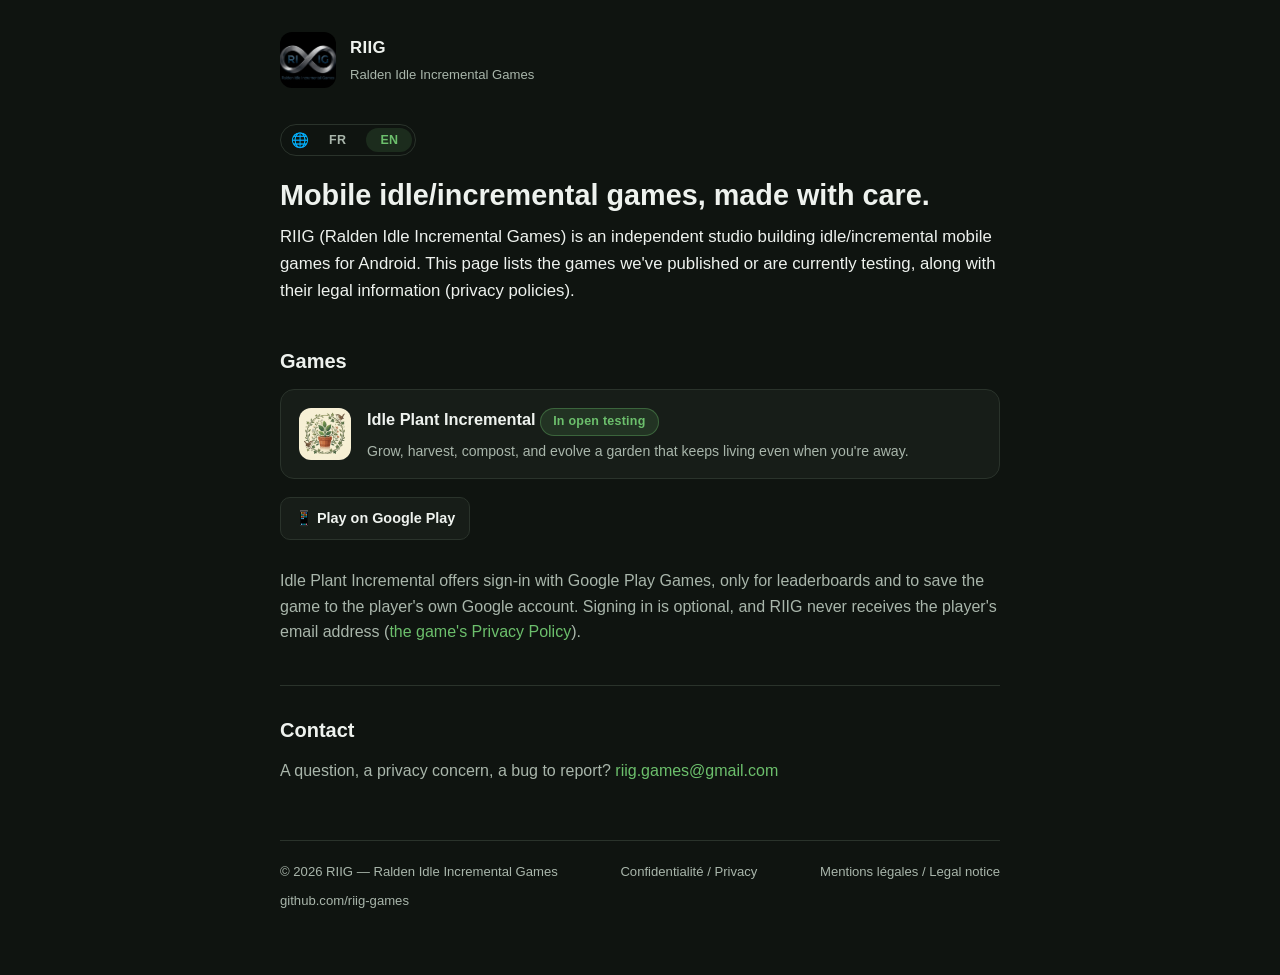
<file: index.html>
<!doctype html>
<html lang="fr">
<head>
  <meta charset="utf-8" />
  <meta name="viewport" content="width=device-width, initial-scale=1" />
  <title>RIIG — Ralden Idle Incremental Games</title>
  <meta name="description" content="RIIG (Ralden Idle Incremental Games) — studio indépendant de jeux mobiles idle/incremental." />
  <link rel="stylesheet" href="assets/style.css" />
</head>
<body
  data-title-fr="RIIG — Ralden Idle Incremental Games"
  data-title-en="RIIG — Ralden Idle Incremental Games"
>
  <div class="wrap">
    <header class="site-header">
      <img class="logo" src="assets/riig-logo.png" alt="Logo RIIG" />
      <div class="brand">
        <a href="/">RIIG</a>
        <span class="tagline">Ralden Idle Incremental Games</span>
      </div>
    </header>

    <div class="lang-switch" role="group" aria-label="Langue / Language">
      <span class="lang-switch-icon" aria-hidden="true">🌐</span>
      <button type="button" class="lang-btn" data-lang="fr" aria-label="Français">FR</button>
      <button type="button" class="lang-btn" data-lang="en" aria-label="English">EN</button>
    </div>

    <div data-lang-content="fr">
      <h1>Des jeux mobiles idle/incremental, faits avec soin.</h1>
      <p class="lead">
        RIIG (Ralden Idle Incremental Games) est un studio indépendant qui développe des jeux mobiles
        du genre idle/incremental pour Android. Cette page centralise les jeux publiés ou en cours de
        test, ainsi que leurs informations légales (politiques de confidentialité).
      </p>

      <h2>Jeux</h2>

      <a class="card-link" href="games/idle-plant-incremental/">
        <img class="icon" src="assets/idle-plant-incremental-icon.png" alt="" />
        <div class="info">
          <span class="name">Idle Plant Incremental <span class="badge">En test ouvert</span></span>
          <span class="desc">Fais pousser, récolte, composte et fais évoluer un jardin qui vit même sans toi.</span>
        </div>
      </a>
      <div class="links-row">
        <a href="https://play.google.com/store/apps/details?id=com.riiggames.idleplantincremental">📱 Jouer sur Google Play</a>
      </div>
      <p>
        Idle Plant Incremental propose de se connecter avec Google Play Jeux, uniquement pour les
        classements et pour sauvegarder la partie dans le propre compte Google du joueur. Cette
        connexion est facultative et RIIG ne reçoit jamais l'adresse e-mail du joueur
        (<a href="games/idle-plant-incremental/privacy.html">politique de confidentialité du jeu</a>).
      </p>

      <h2>Contact</h2>
      <p>
        Une question, un souci de confidentialité, un bug à signaler ?
        <a href="mailto:riig.games@gmail.com">riig.games@gmail.com</a>
      </p>
    </div>

    <div data-lang-content="en" hidden>
      <h1>Mobile idle/incremental games, made with care.</h1>
      <p class="lead">
        RIIG (Ralden Idle Incremental Games) is an independent studio building idle/incremental
        mobile games for Android. This page lists the games we've published or are currently
        testing, along with their legal information (privacy policies).
      </p>

      <h2>Games</h2>

      <a class="card-link" href="games/idle-plant-incremental/">
        <img class="icon" src="assets/idle-plant-incremental-icon.png" alt="" />
        <div class="info">
          <span class="name">Idle Plant Incremental <span class="badge">In open testing</span></span>
          <span class="desc">Grow, harvest, compost, and evolve a garden that keeps living even when you're away.</span>
        </div>
      </a>
      <div class="links-row">
        <a href="https://play.google.com/store/apps/details?id=com.riiggames.idleplantincremental">📱 Play on Google Play</a>
      </div>
      <p>
        Idle Plant Incremental offers sign-in with Google Play Games, only for leaderboards and to save
        the game to the player's own Google account. Signing in is optional, and RIIG never receives
        the player's email address
        (<a href="games/idle-plant-incremental/privacy.html">the game's Privacy Policy</a>).
      </p>

      <h2>Contact</h2>
      <p>
        A question, a privacy concern, a bug to report?
        <a href="mailto:riig.games@gmail.com">riig.games@gmail.com</a>
      </p>
    </div>

    <footer class="site-footer">
      <span>© 2026 RIIG — Ralden Idle Incremental Games</span>
      <a href="privacy.html">Confidentialité / Privacy</a>
      <a href="legal.html">Mentions légales / Legal notice</a>
      <a href="https://github.com/riig-games">github.com/riig-games</a>
    </footer>
  </div>

  <script src="assets/lang.js"></script>
</body>
</html>
</file>
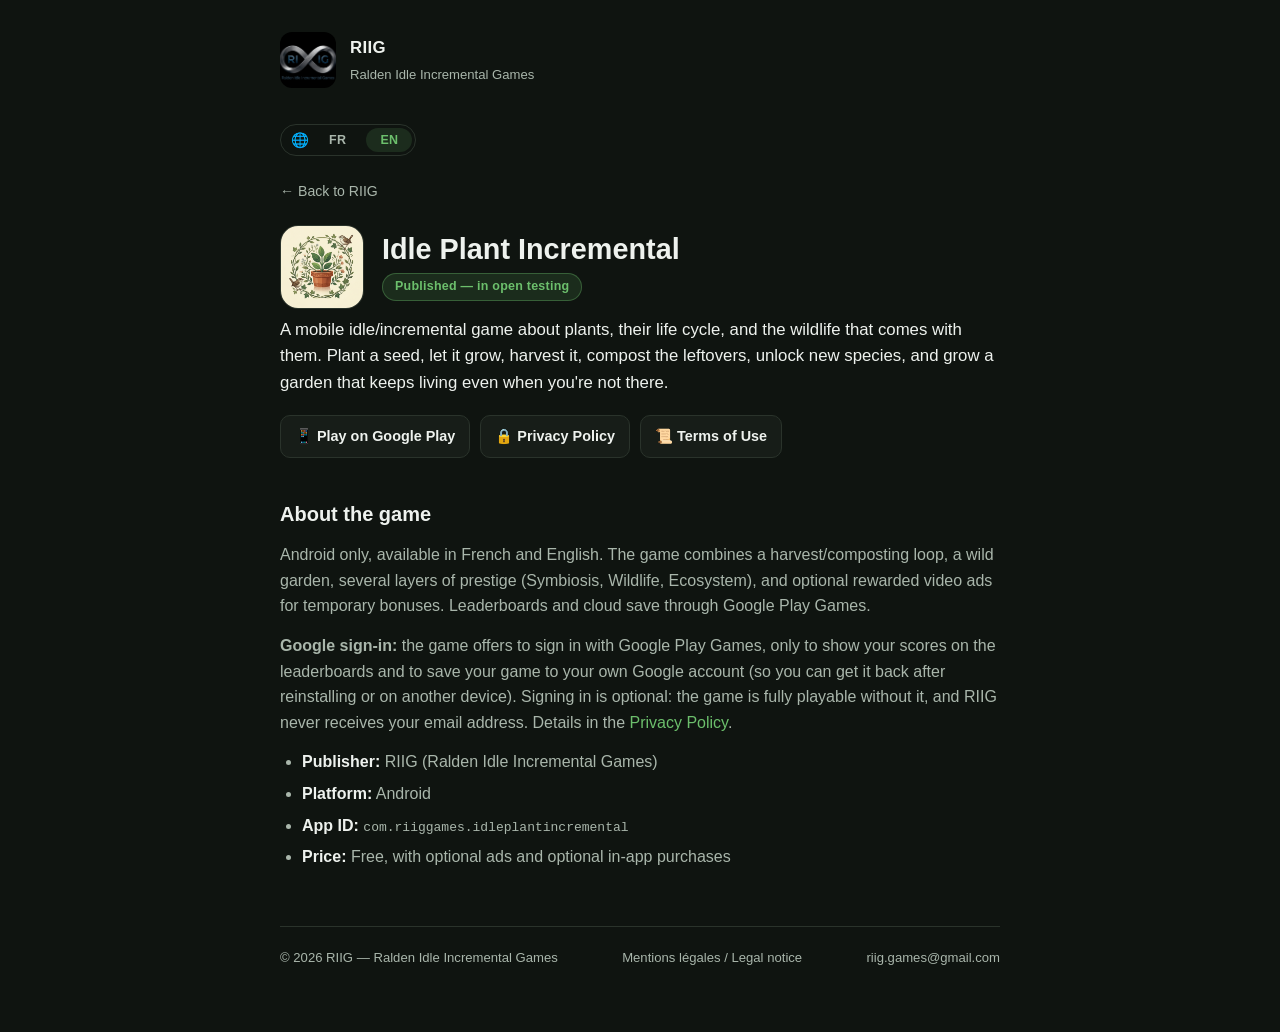
<file: games/idle-plant-incremental/index.html>
<!doctype html>
<html lang="fr">
<head>
  <meta charset="utf-8" />
  <meta name="viewport" content="width=device-width, initial-scale=1" />
  <title>Idle Plant Incremental — RIIG</title>
  <meta name="description" content="Idle Plant Incremental — jeu mobile idle/incremental sur les plantes et leur cycle de vie, par RIIG." />
  <link rel="stylesheet" href="../../assets/style.css" />
</head>
<body
  data-title-fr="Idle Plant Incremental — RIIG"
  data-title-en="Idle Plant Incremental — RIIG"
>
  <div class="wrap">
    <header class="site-header">
      <img class="logo" src="../../assets/riig-logo.png" alt="Logo RIIG" />
      <div class="brand">
        <a href="../../">RIIG</a>
        <span class="tagline">Ralden Idle Incremental Games</span>
      </div>
    </header>

    <div class="lang-switch" role="group" aria-label="Langue / Language">
      <span class="lang-switch-icon" aria-hidden="true">🌐</span>
      <button type="button" class="lang-btn" data-lang="fr" aria-label="Français">FR</button>
      <button type="button" class="lang-btn" data-lang="en" aria-label="English">EN</button>
    </div>

    <div data-lang-content="fr">
      <a class="back-link" href="../../">&larr; Retour à RIIG</a>

      <div class="game-hero">
        <img class="icon" src="../../assets/idle-plant-incremental-icon.png" alt="" />
        <div>
          <h1 style="margin-bottom: 4px;">Idle Plant Incremental</h1>
          <span class="badge">Publié — en test ouvert</span>
        </div>
      </div>

      <p class="lead">
        Un jeu mobile idle/incremental sur le thème des plantes, de leur cycle de vie et de la faune
        qui les accompagne. Plante une graine, laisse-la pousser, récolte, composte, débloque de
        nouvelles espèces et améliore ton jardin — qui continue de vivre même quand tu n'es pas là.
      </p>

      <div class="links-row">
        <a href="https://play.google.com/store/apps/details?id=com.riiggames.idleplantincremental">📱 Jouer sur Google Play</a>
        <a href="privacy.html">🔒 Politique de confidentialité</a>
        <a href="terms.html">📜 Conditions d'utilisation</a>
      </div>

      <h2>À propos du jeu</h2>
      <p>
        Android uniquement, disponible en français et en anglais. Le jeu combine une boucle de
        récolte/compostage, un jardin sauvage, plusieurs couches de prestige (Symbiose, Faune,
        Écosystème), et de la publicité optionnelle vidéo récompensée pour des bonus temporaires.
        Classements et sauvegarde cloud via Google Play Jeux.
      </p>
      <p>
        <strong>Connexion Google :</strong> le jeu propose de se connecter avec Google Play Jeux,
        uniquement pour afficher tes scores dans les classements et sauvegarder ta partie dans ton
        propre compte Google (pour la retrouver après une réinstallation ou sur un autre appareil).
        Cette connexion est facultative : le jeu reste entièrement jouable sans elle, et RIIG ne
        reçoit jamais ton adresse e-mail. Détails dans la
        <a href="privacy.html">politique de confidentialité</a>.
      </p>
      <ul>
        <li><strong>Éditeur :</strong> RIIG (Ralden Idle Incremental Games)</li>
        <li><strong>Plateforme :</strong> Android</li>
        <li><strong>Identifiant d'application :</strong> <code>com.riiggames.idleplantincremental</code></li>
        <li><strong>Prix :</strong> Gratuit, avec publicités optionnelles et achats intégrés facultatifs</li>
      </ul>
    </div>

    <div data-lang-content="en" hidden>
      <a class="back-link" href="../../">&larr; Back to RIIG</a>

      <div class="game-hero">
        <img class="icon" src="../../assets/idle-plant-incremental-icon.png" alt="" />
        <div>
          <h1 style="margin-bottom: 4px;">Idle Plant Incremental</h1>
          <span class="badge">Published — in open testing</span>
        </div>
      </div>

      <p class="lead">
        A mobile idle/incremental game about plants, their life cycle, and the wildlife that comes
        with them. Plant a seed, let it grow, harvest it, compost the leftovers, unlock new species,
        and grow a garden that keeps living even when you're not there.
      </p>

      <div class="links-row">
        <a href="https://play.google.com/store/apps/details?id=com.riiggames.idleplantincremental">📱 Play on Google Play</a>
        <a href="privacy.html">🔒 Privacy Policy</a>
        <a href="terms.html">📜 Terms of Use</a>
      </div>

      <h2>About the game</h2>
      <p>
        Android only, available in French and English. The game combines a harvest/composting loop,
        a wild garden, several layers of prestige (Symbiosis, Wildlife, Ecosystem), and optional
        rewarded video ads for temporary bonuses. Leaderboards and cloud save through Google Play
        Games.
      </p>
      <p>
        <strong>Google sign-in:</strong> the game offers to sign in with Google Play Games, only to
        show your scores on the leaderboards and to save your game to your own Google account (so you
        can get it back after reinstalling or on another device). Signing in is optional: the game is
        fully playable without it, and RIIG never receives your email address. Details in the
        <a href="privacy.html">Privacy Policy</a>.
      </p>
      <ul>
        <li><strong>Publisher:</strong> RIIG (Ralden Idle Incremental Games)</li>
        <li><strong>Platform:</strong> Android</li>
        <li><strong>App ID:</strong> <code>com.riiggames.idleplantincremental</code></li>
        <li><strong>Price:</strong> Free, with optional ads and optional in-app purchases</li>
      </ul>
    </div>

    <footer class="site-footer">
      <span>© 2026 RIIG — Ralden Idle Incremental Games</span>
      <a href="../../legal.html">Mentions légales / Legal notice</a>
      <a href="mailto:riig.games@gmail.com">riig.games@gmail.com</a>
    </footer>
  </div>

  <script src="../../assets/lang.js"></script>
</body>
</html>
</file>
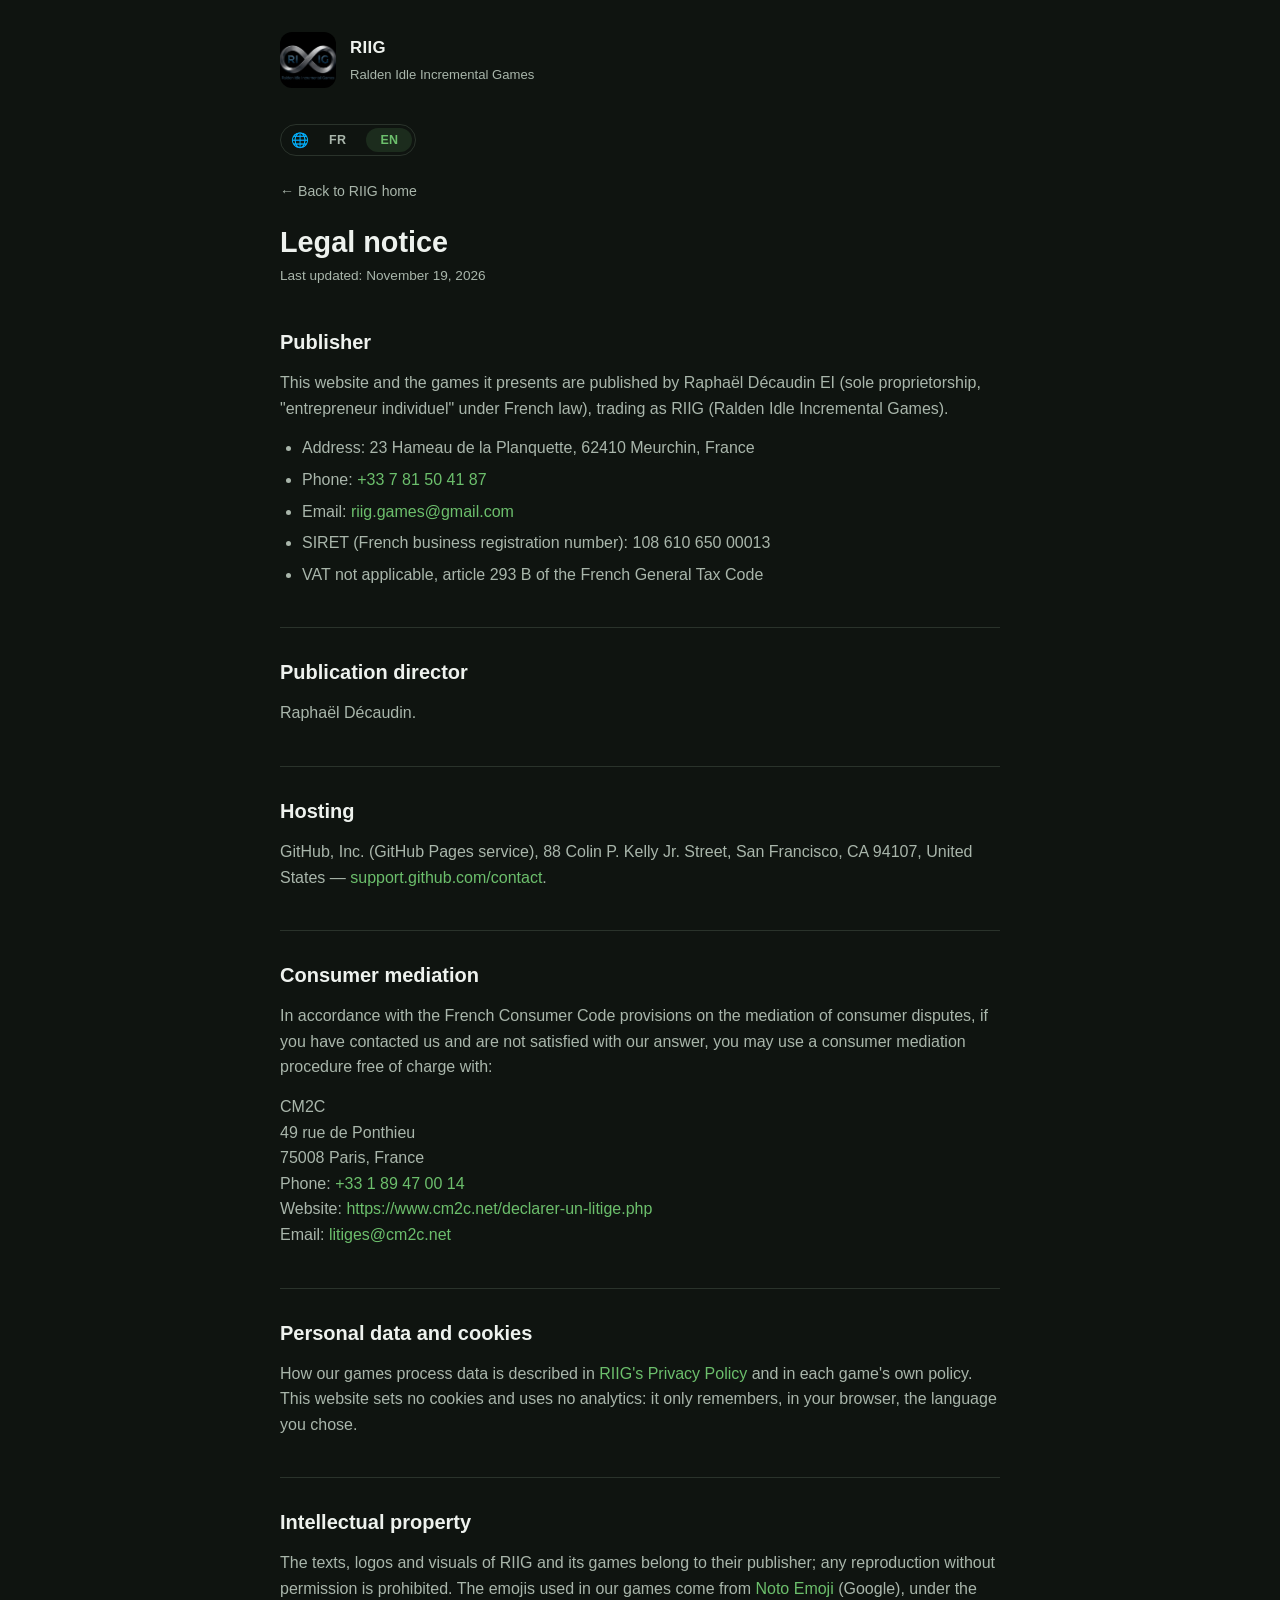
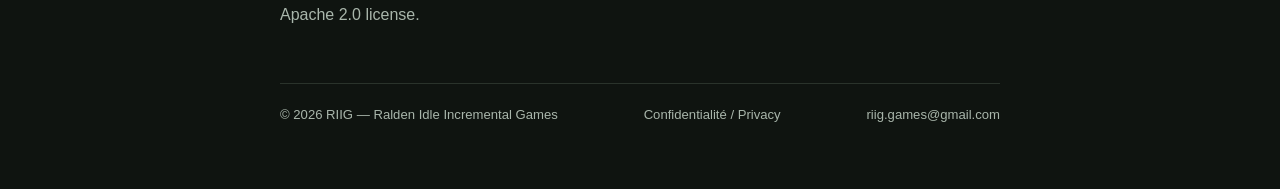
<file: legal.html>
<!doctype html>
<html lang="fr">
<head>
  <meta charset="utf-8" />
  <meta name="viewport" content="width=device-width, initial-scale=1" />
  <title>Mentions légales — RIIG</title>
  <meta name="description" content="Mentions légales de RIIG (Ralden Idle Incremental Games)." />
  <link rel="stylesheet" href="assets/style.css" />
</head>
<body
  data-title-fr="Mentions légales — RIIG"
  data-title-en="Legal notice — RIIG"
>
  <div class="wrap">
    <header class="site-header">
      <img class="logo" src="assets/riig-logo.png" alt="Logo RIIG" />
      <div class="brand">
        <a href="./">RIIG</a>
        <span class="tagline">Ralden Idle Incremental Games</span>
      </div>
    </header>

    <div class="lang-switch" role="group" aria-label="Langue / Language">
      <span class="lang-switch-icon" aria-hidden="true">🌐</span>
      <button type="button" class="lang-btn" data-lang="fr" aria-label="Français">FR</button>
      <button type="button" class="lang-btn" data-lang="en" aria-label="English">EN</button>
    </div>

    <div data-lang-content="fr">
      <a class="back-link" href="./">&larr; Retour à l'accueil RIIG</a>

      <h1>Mentions légales</h1>
      <p class="meta">Dernière mise à jour : 19 novembre 2026</p>

      <h2>Éditeur</h2>
      <p>
        Ce site et les jeux qu'il présente sont édités par Raphaël Décaudin EI (entrepreneur individuel),
        exerçant sous le nom commercial RIIG (Ralden Idle Incremental Games).
      </p>
      <ul>
        <li>Adresse : 23 Hameau de la Planquette, 62410 Meurchin, France</li>
        <li>Téléphone : <a href="tel:+33781504187">+33 7 81 50 41 87</a></li>
        <li>E-mail : <a href="mailto:riig.games@gmail.com">riig.games@gmail.com</a></li>
        <li>SIRET : 108 610 650 00013</li>
        <li>TVA non applicable, art. 293 B du CGI</li>
      </ul>

      <h2>Directeur de la publication</h2>
      <p>Raphaël Décaudin.</p>

      <h2>Hébergeur</h2>
      <p>
        GitHub, Inc. (service GitHub Pages), 88 Colin P. Kelly Jr. Street, San Francisco, CA 94107,
        États-Unis — <a href="https://support.github.com/contact" target="_blank" rel="noopener">support.github.com/contact</a>.
      </p>

      <h2>Médiation de la consommation</h2>
      <p>
        Conformément aux dispositions du Code de la consommation concernant « le processus de médiation
        des litiges de la consommation », après nous avoir sollicités et à défaut de réponse vous
        satisfaisant, vous avez la possibilité de recourir gratuitement à une procédure de médiation de la
        consommation auprès de :
      </p>
      <p>
        CM2C<br />
        49 rue de Ponthieu<br />
        75 008 PARIS<br />
        Tél : <a href="tel:+33189470014">01 89 47 00 14</a><br />
        Site internet : <a href="https://www.cm2c.net/declarer-un-litige.php" target="_blank" rel="noopener">https://www.cm2c.net/declarer-un-litige.php</a><br />
        Mail : <a href="mailto:litiges@cm2c.net">litiges@cm2c.net</a>
      </p>

      <h2>Données personnelles et cookies</h2>
      <p>
        Le traitement des données dans nos jeux est décrit dans la
        <a href="privacy.html">politique de confidentialité de RIIG</a> et dans la politique propre à
        chaque jeu. Ce site ne dépose aucun cookie et n'utilise aucun outil de mesure d'audience : il retient
        seulement, dans votre navigateur, la langue que vous avez choisie.
      </p>

      <h2>Propriété intellectuelle</h2>
      <p>
        Les textes, logos et visuels de RIIG et de ses jeux sont la propriété de leur éditeur ; toute
        reproduction sans autorisation est interdite. Les emojis utilisés dans nos jeux proviennent de
        <a href="https://github.com/googlefonts/noto-emoji" target="_blank" rel="noopener">Noto Emoji</a>
        (Google), sous licence Apache 2.0.
      </p>
    </div>

    <div data-lang-content="en" hidden>
      <a class="back-link" href="./">&larr; Back to RIIG home</a>

      <h1>Legal notice</h1>
      <p class="meta">Last updated: November 19, 2026</p>

      <h2>Publisher</h2>
      <p>
        This website and the games it presents are published by Raphaël Décaudin EI (sole proprietorship,
        "entrepreneur individuel" under French law), trading as RIIG (Ralden Idle Incremental Games).
      </p>
      <ul>
        <li>Address: 23 Hameau de la Planquette, 62410 Meurchin, France</li>
        <li>Phone: <a href="tel:+33781504187">+33 7 81 50 41 87</a></li>
        <li>Email: <a href="mailto:riig.games@gmail.com">riig.games@gmail.com</a></li>
        <li>SIRET (French business registration number): 108 610 650 00013</li>
        <li>VAT not applicable, article 293 B of the French General Tax Code</li>
      </ul>

      <h2>Publication director</h2>
      <p>Raphaël Décaudin.</p>

      <h2>Hosting</h2>
      <p>
        GitHub, Inc. (GitHub Pages service), 88 Colin P. Kelly Jr. Street, San Francisco, CA 94107,
        United States — <a href="https://support.github.com/contact" target="_blank" rel="noopener">support.github.com/contact</a>.
      </p>

      <h2>Consumer mediation</h2>
      <p>
        In accordance with the French Consumer Code provisions on the mediation of consumer disputes,
        if you have contacted us and are not satisfied with our answer, you may use a consumer mediation
        procedure free of charge with:
      </p>
      <p>
        CM2C<br />
        49 rue de Ponthieu<br />
        75008 Paris, France<br />
        Phone: <a href="tel:+33189470014">+33 1 89 47 00 14</a><br />
        Website: <a href="https://www.cm2c.net/declarer-un-litige.php" target="_blank" rel="noopener">https://www.cm2c.net/declarer-un-litige.php</a><br />
        Email: <a href="mailto:litiges@cm2c.net">litiges@cm2c.net</a>
      </p>

      <h2>Personal data and cookies</h2>
      <p>
        How our games process data is described in
        <a href="privacy.html">RIIG's Privacy Policy</a> and in each game's own policy. This website sets
        no cookies and uses no analytics: it only remembers, in your browser, the language you chose.
      </p>

      <h2>Intellectual property</h2>
      <p>
        The texts, logos and visuals of RIIG and its games belong to their publisher; any reproduction
        without permission is prohibited. The emojis used in our games come from
        <a href="https://github.com/googlefonts/noto-emoji" target="_blank" rel="noopener">Noto Emoji</a>
        (Google), under the Apache 2.0 license.
      </p>
    </div>

    <footer class="site-footer">
      <span>© 2026 RIIG — Ralden Idle Incremental Games</span>
      <a href="privacy.html">Confidentialité / Privacy</a>
      <a href="mailto:riig.games@gmail.com">riig.games@gmail.com</a>
    </footer>
  </div>

  <script src="assets/lang.js"></script>
</body>
</html>
</file>
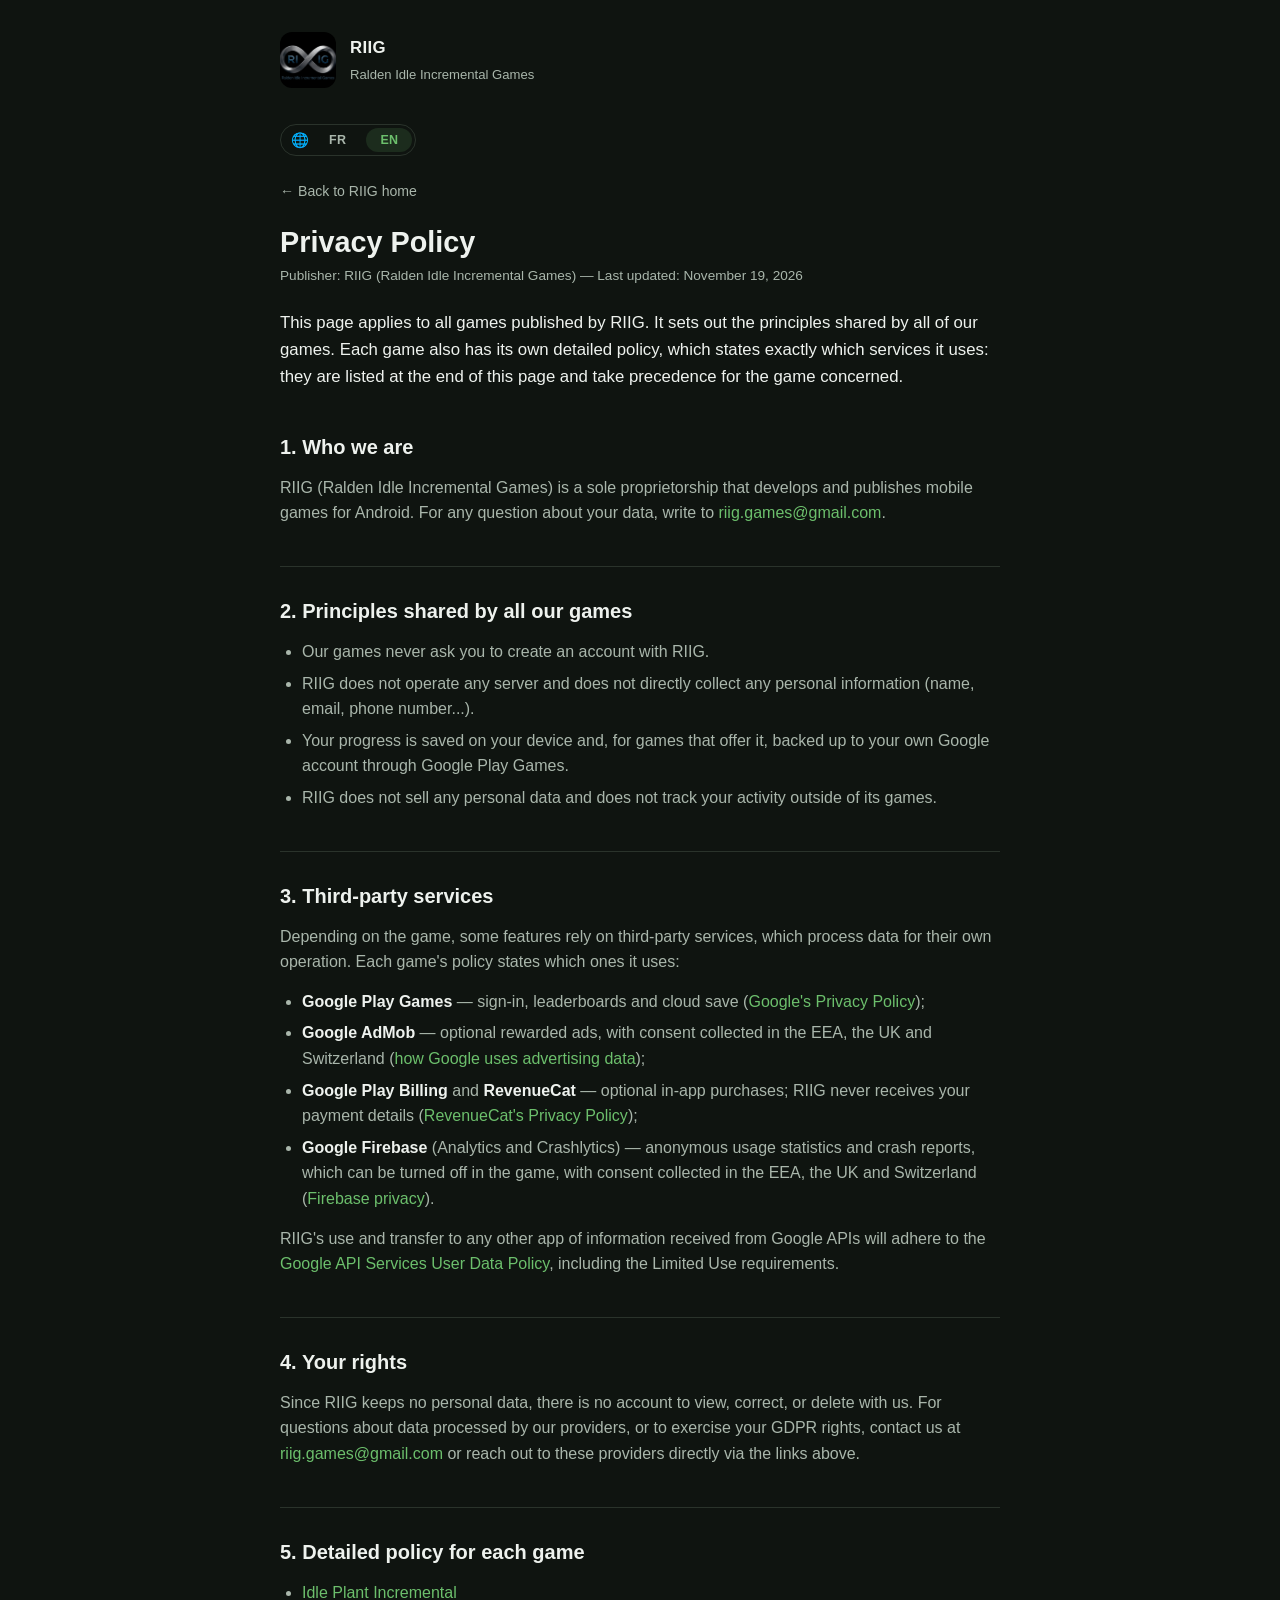
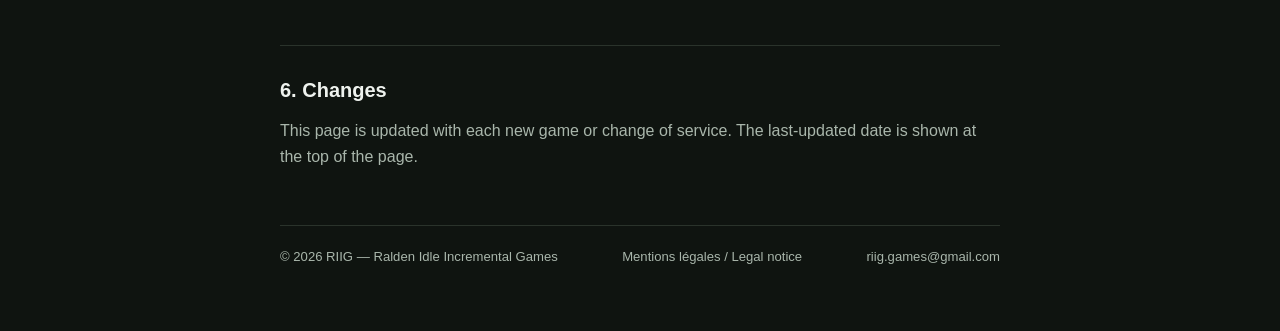
<file: privacy.html>
<!doctype html>
<html lang="fr">
<head>
  <meta charset="utf-8" />
  <meta name="viewport" content="width=device-width, initial-scale=1" />
  <title>Politique de confidentialité — RIIG</title>
  <meta name="description" content="Politique de confidentialité des jeux édités par RIIG (Ralden Idle Incremental Games)." />
  <link rel="stylesheet" href="assets/style.css" />
</head>
<body
  data-title-fr="Politique de confidentialité — RIIG"
  data-title-en="Privacy Policy — RIIG"
>
  <div class="wrap">
    <header class="site-header">
      <img class="logo" src="assets/riig-logo.png" alt="Logo RIIG" />
      <div class="brand">
        <a href="./">RIIG</a>
        <span class="tagline">Ralden Idle Incremental Games</span>
      </div>
    </header>

    <div class="lang-switch" role="group" aria-label="Langue / Language">
      <span class="lang-switch-icon" aria-hidden="true">🌐</span>
      <button type="button" class="lang-btn" data-lang="fr" aria-label="Français">FR</button>
      <button type="button" class="lang-btn" data-lang="en" aria-label="English">EN</button>
    </div>

    <div data-lang-content="fr">
      <a class="back-link" href="./">&larr; Retour à l'accueil RIIG</a>

      <h1>Politique de confidentialité</h1>
      <p class="meta">Éditeur : RIIG (Ralden Idle Incremental Games) — Dernière mise à jour : 19 novembre 2026</p>

      <p class="lead">
        Cette page s'applique à l'ensemble des jeux édités par RIIG. Elle présente les principes
        communs à tous nos jeux. Chaque jeu dispose en plus de sa propre politique détaillée, qui
        précise exactement quels services il utilise : elle est listée à la fin de cette page et
        prévaut pour le jeu concerné.
      </p>

      <h2>1. Qui sommes-nous</h2>
      <p>
        RIIG (Ralden Idle Incremental Games) est une micro-entreprise individuelle qui développe et
        édite des jeux mobiles pour Android. Pour toute question relative à vos données, écrivez à
        <a href="mailto:riig.games@gmail.com">riig.games@gmail.com</a>.
      </p>

      <h2>2. Principes communs à tous nos jeux</h2>
      <ul>
        <li>Nos jeux ne vous demandent jamais de créer un compte chez RIIG.</li>
        <li>RIIG n'exploite aucun serveur et ne collecte directement aucune information personnelle (nom, e-mail, numéro de téléphone...).</li>
        <li>Votre progression est enregistrée sur votre appareil et, pour les jeux qui le proposent, sauvegardée sur votre propre compte Google via Google Play Jeux.</li>
        <li>RIIG ne vend aucune donnée personnelle et ne suit pas votre activité en dehors de ses jeux.</li>
      </ul>

      <h2>3. Services tiers</h2>
      <p>
        Selon le jeu, certaines fonctionnalités reposent sur des services tiers, qui traitent des
        données pour leur propre fonctionnement. La politique de chaque jeu indique lesquels sont
        utilisés :
      </p>
      <ul>
        <li><strong>Google Play Jeux</strong> — connexion, classements et sauvegarde cloud (<a href="https://policies.google.com/privacy" target="_blank" rel="noopener">politique de Google</a>) ;</li>
        <li><strong>Google AdMob</strong> — publicités récompensées facultatives, avec recueil du consentement dans l'EEE, au Royaume-Uni et en Suisse (<a href="https://policies.google.com/technologies/ads" target="_blank" rel="noopener">utilisation des données publicitaires par Google</a>) ;</li>
        <li><strong>Google Play Billing</strong> et <strong>RevenueCat</strong> — achats intégrés facultatifs ; RIIG ne reçoit jamais vos moyens de paiement (<a href="https://www.revenuecat.com/privacy" target="_blank" rel="noopener">politique de RevenueCat</a>) ;</li>
        <li><strong>Google Firebase</strong> (Analytics et Crashlytics) — statistiques d'usage anonymes et rapports de plantage, désactivables dans le jeu, avec recueil du consentement dans l'EEE, au Royaume-Uni et en Suisse (<a href="https://firebase.google.com/support/privacy" target="_blank" rel="noopener">confidentialité de Firebase</a>).</li>
      </ul>
      <p>
        L'utilisation par RIIG des informations reçues des API Google, ainsi que leur transfert vers
        toute autre application, respecte le
        <a href="https://developers.google.com/terms/api-services-user-data-policy" target="_blank" rel="noopener">Règlement sur les données utilisateur des services d'API Google</a>,
        y compris les exigences d'utilisation limitée (<em>Limited Use</em>).
      </p>

      <h2>4. Vos droits</h2>
      <p>
        RIIG ne conservant aucune donnée personnelle, il n'existe pas de compte à consulter, corriger
        ou supprimer chez nous. Pour toute question sur les données traitées par nos prestataires, ou
        pour exercer vos droits RGPD, contactez-nous à
        <a href="mailto:riig.games@gmail.com">riig.games@gmail.com</a> ou
        adressez-vous directement à ces prestataires via les liens ci-dessus.
      </p>

      <h2>5. Politique détaillée de chaque jeu</h2>
      <ul>
        <li><a href="games/idle-plant-incremental/privacy.html">Idle Plant Incremental</a></li>
      </ul>

      <h2>6. Modifications</h2>
      <p>
        Cette page est mise à jour à chaque nouveau jeu ou changement de service. La date de dernière
        mise à jour figure en haut de la page.
      </p>
    </div>

    <div data-lang-content="en" hidden>
      <a class="back-link" href="./">&larr; Back to RIIG home</a>

      <h1>Privacy Policy</h1>
      <p class="meta">Publisher: RIIG (Ralden Idle Incremental Games) — Last updated: November 19, 2026</p>

      <p class="lead">
        This page applies to all games published by RIIG. It sets out the principles shared by all of
        our games. Each game also has its own detailed policy, which states exactly which services it
        uses: they are listed at the end of this page and take precedence for the game concerned.
      </p>

      <h2>1. Who we are</h2>
      <p>
        RIIG (Ralden Idle Incremental Games) is a sole proprietorship that develops and publishes
        mobile games for Android. For any question about your data, write to
        <a href="mailto:riig.games@gmail.com">riig.games@gmail.com</a>.
      </p>

      <h2>2. Principles shared by all our games</h2>
      <ul>
        <li>Our games never ask you to create an account with RIIG.</li>
        <li>RIIG does not operate any server and does not directly collect any personal information (name, email, phone number...).</li>
        <li>Your progress is saved on your device and, for games that offer it, backed up to your own Google account through Google Play Games.</li>
        <li>RIIG does not sell any personal data and does not track your activity outside of its games.</li>
      </ul>

      <h2>3. Third-party services</h2>
      <p>
        Depending on the game, some features rely on third-party services, which process data for
        their own operation. Each game's policy states which ones it uses:
      </p>
      <ul>
        <li><strong>Google Play Games</strong> — sign-in, leaderboards and cloud save (<a href="https://policies.google.com/privacy" target="_blank" rel="noopener">Google's Privacy Policy</a>);</li>
        <li><strong>Google AdMob</strong> — optional rewarded ads, with consent collected in the EEA, the UK and Switzerland (<a href="https://policies.google.com/technologies/ads" target="_blank" rel="noopener">how Google uses advertising data</a>);</li>
        <li><strong>Google Play Billing</strong> and <strong>RevenueCat</strong> — optional in-app purchases; RIIG never receives your payment details (<a href="https://www.revenuecat.com/privacy" target="_blank" rel="noopener">RevenueCat's Privacy Policy</a>);</li>
        <li><strong>Google Firebase</strong> (Analytics and Crashlytics) — anonymous usage statistics and crash reports, which can be turned off in the game, with consent collected in the EEA, the UK and Switzerland (<a href="https://firebase.google.com/support/privacy" target="_blank" rel="noopener">Firebase privacy</a>).</li>
      </ul>
      <p>
        RIIG's use and transfer to any other app of information received from Google APIs will adhere
        to the
        <a href="https://developers.google.com/terms/api-services-user-data-policy" target="_blank" rel="noopener">Google API Services User Data Policy</a>,
        including the Limited Use requirements.
      </p>

      <h2>4. Your rights</h2>
      <p>
        Since RIIG keeps no personal data, there is no account to view, correct, or delete with us. For
        questions about data processed by our providers, or to exercise your GDPR rights, contact us at
        <a href="mailto:riig.games@gmail.com">riig.games@gmail.com</a> or reach out
        to these providers directly via the links above.
      </p>

      <h2>5. Detailed policy for each game</h2>
      <ul>
        <li><a href="games/idle-plant-incremental/privacy.html">Idle Plant Incremental</a></li>
      </ul>

      <h2>6. Changes</h2>
      <p>
        This page is updated with each new game or change of service. The last-updated date is shown at
        the top of the page.
      </p>
    </div>

    <footer class="site-footer">
      <span>© 2026 RIIG — Ralden Idle Incremental Games</span>
      <a href="legal.html">Mentions légales / Legal notice</a>
      <a href="mailto:riig.games@gmail.com">riig.games@gmail.com</a>
    </footer>
  </div>

  <script src="assets/lang.js"></script>
</body>
</html>
</file>
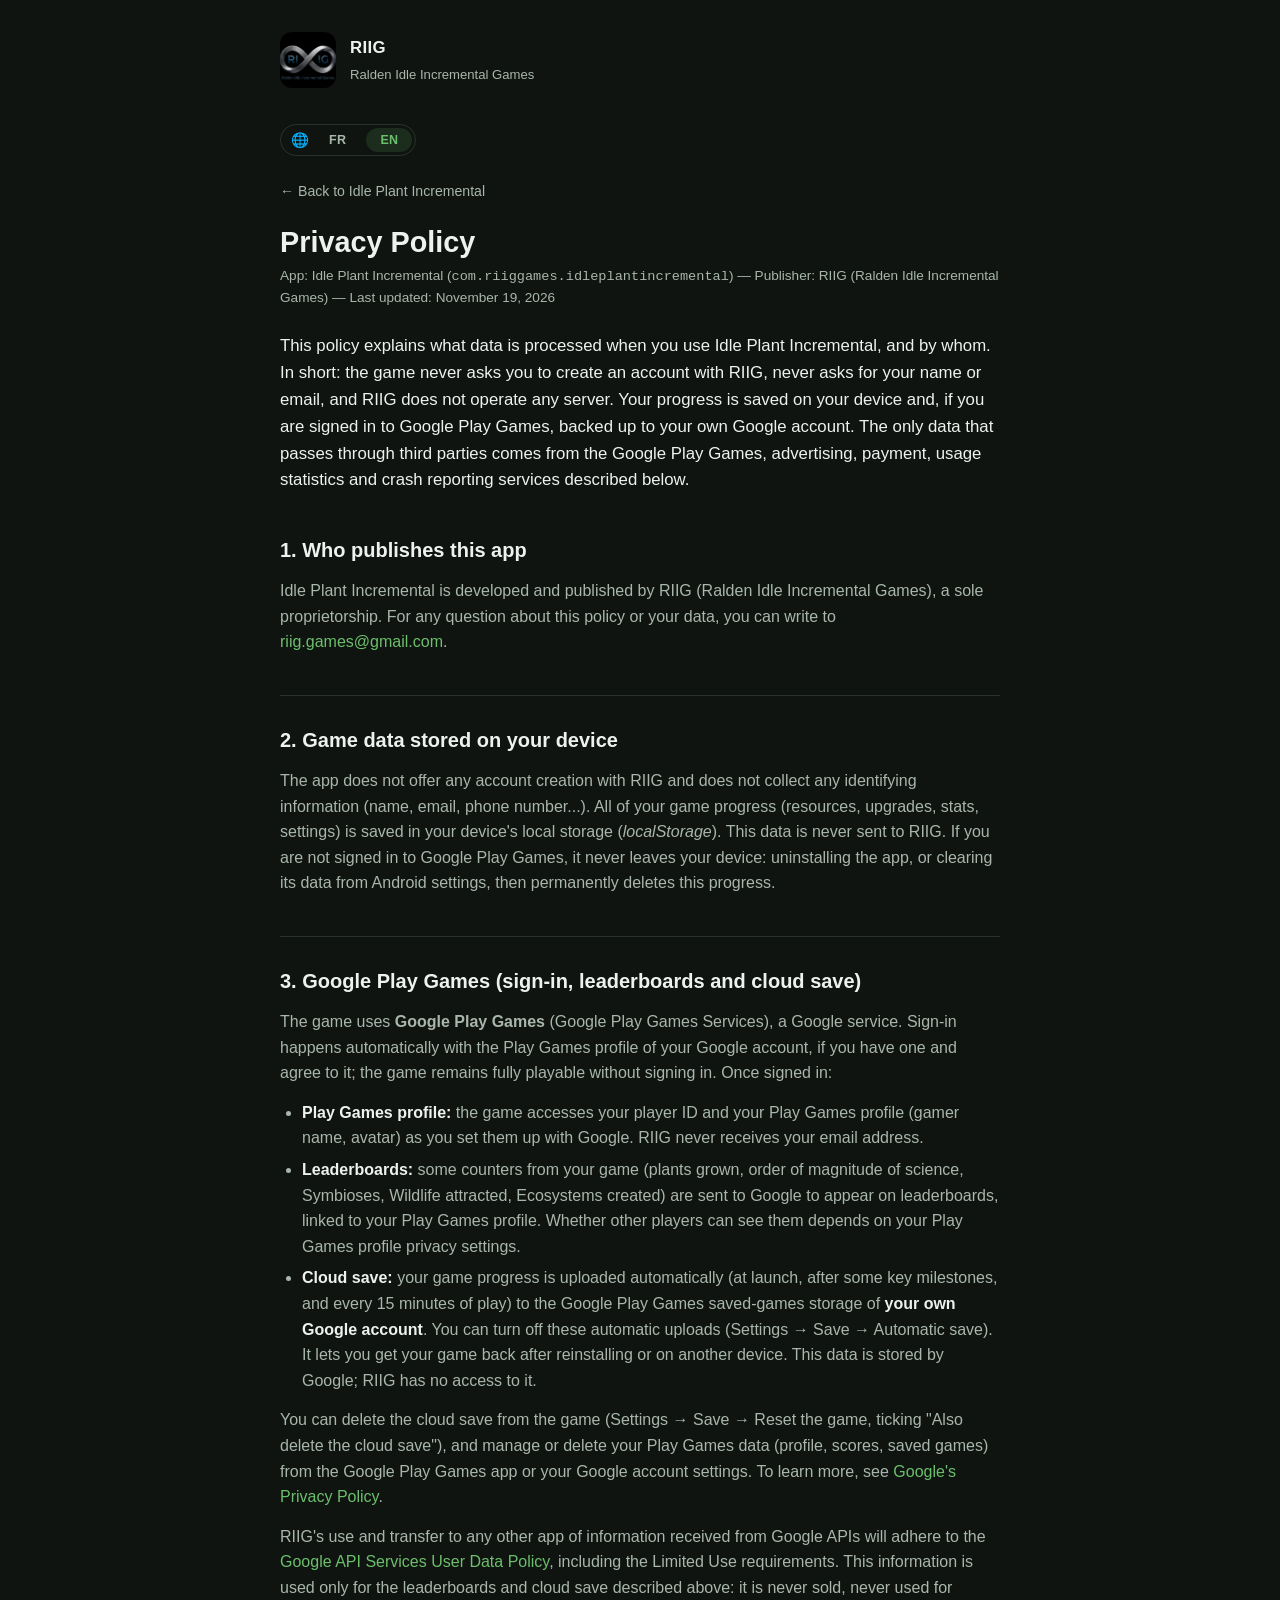
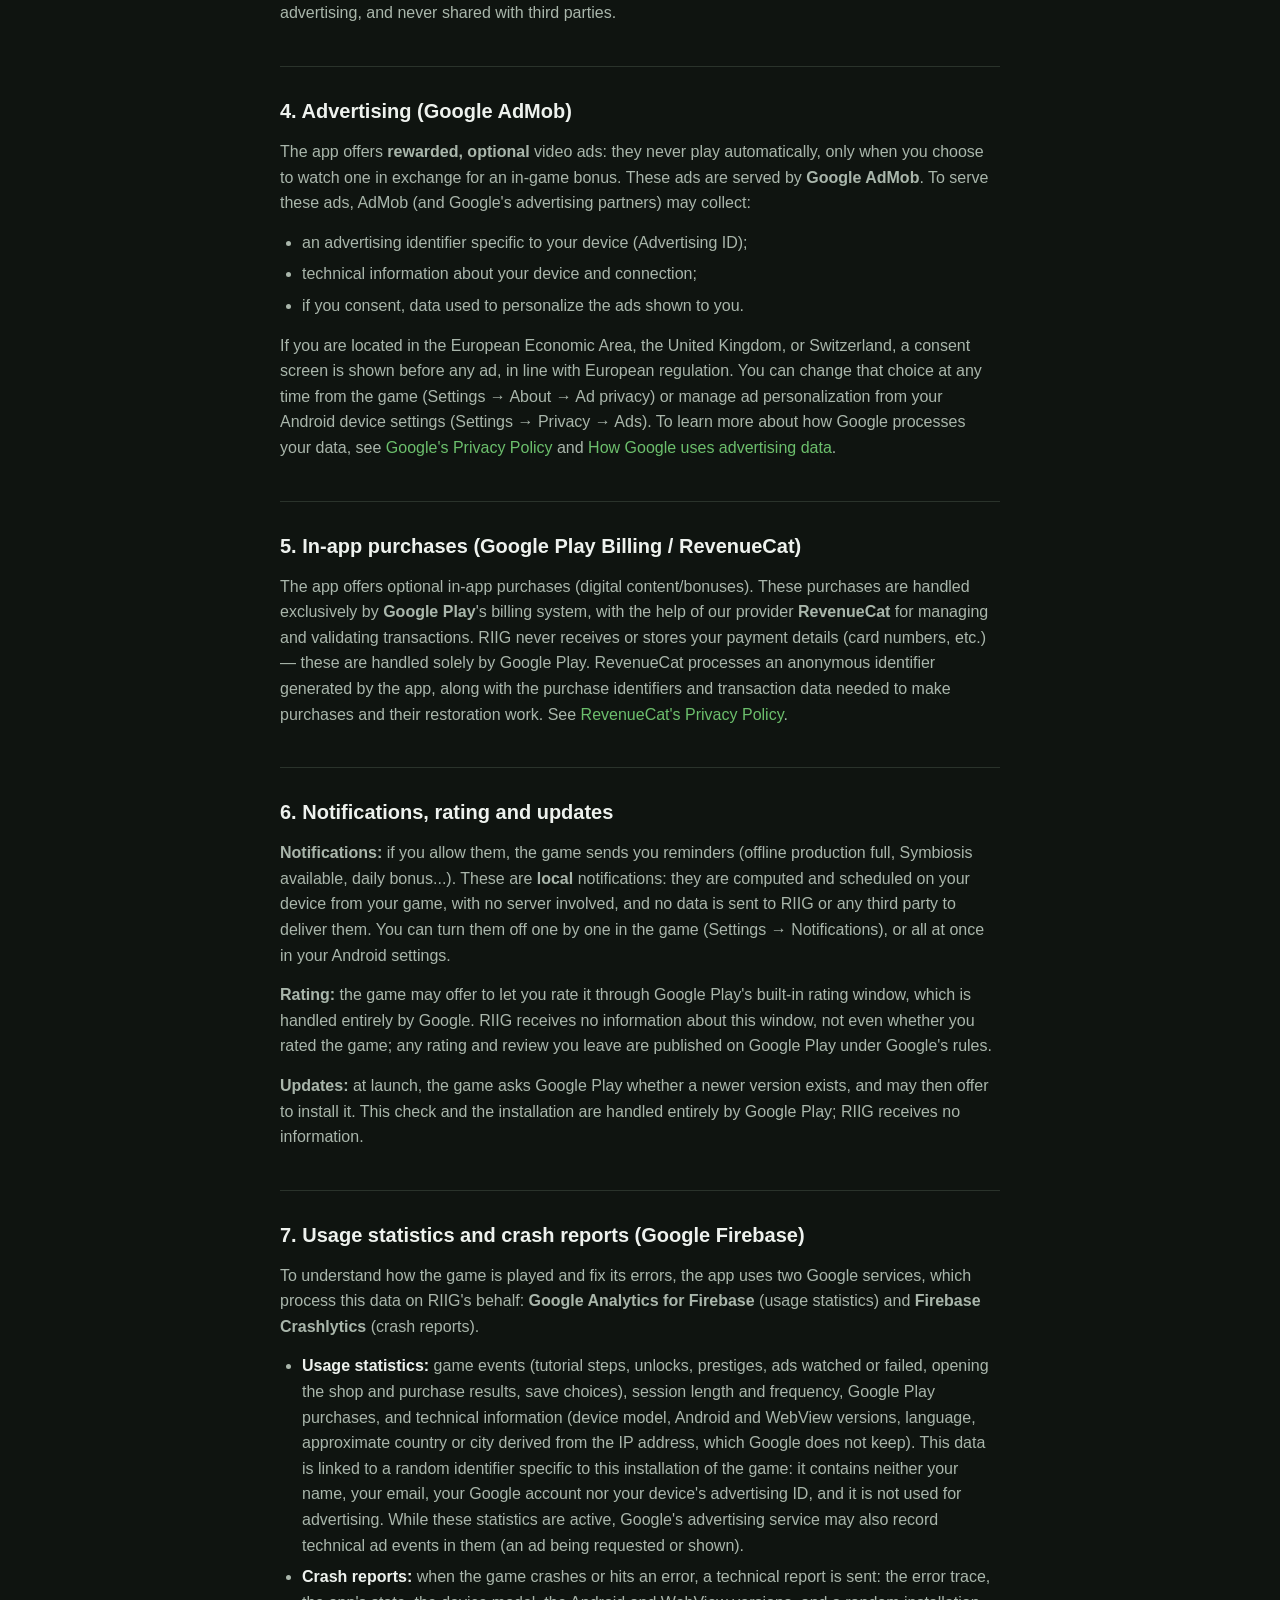
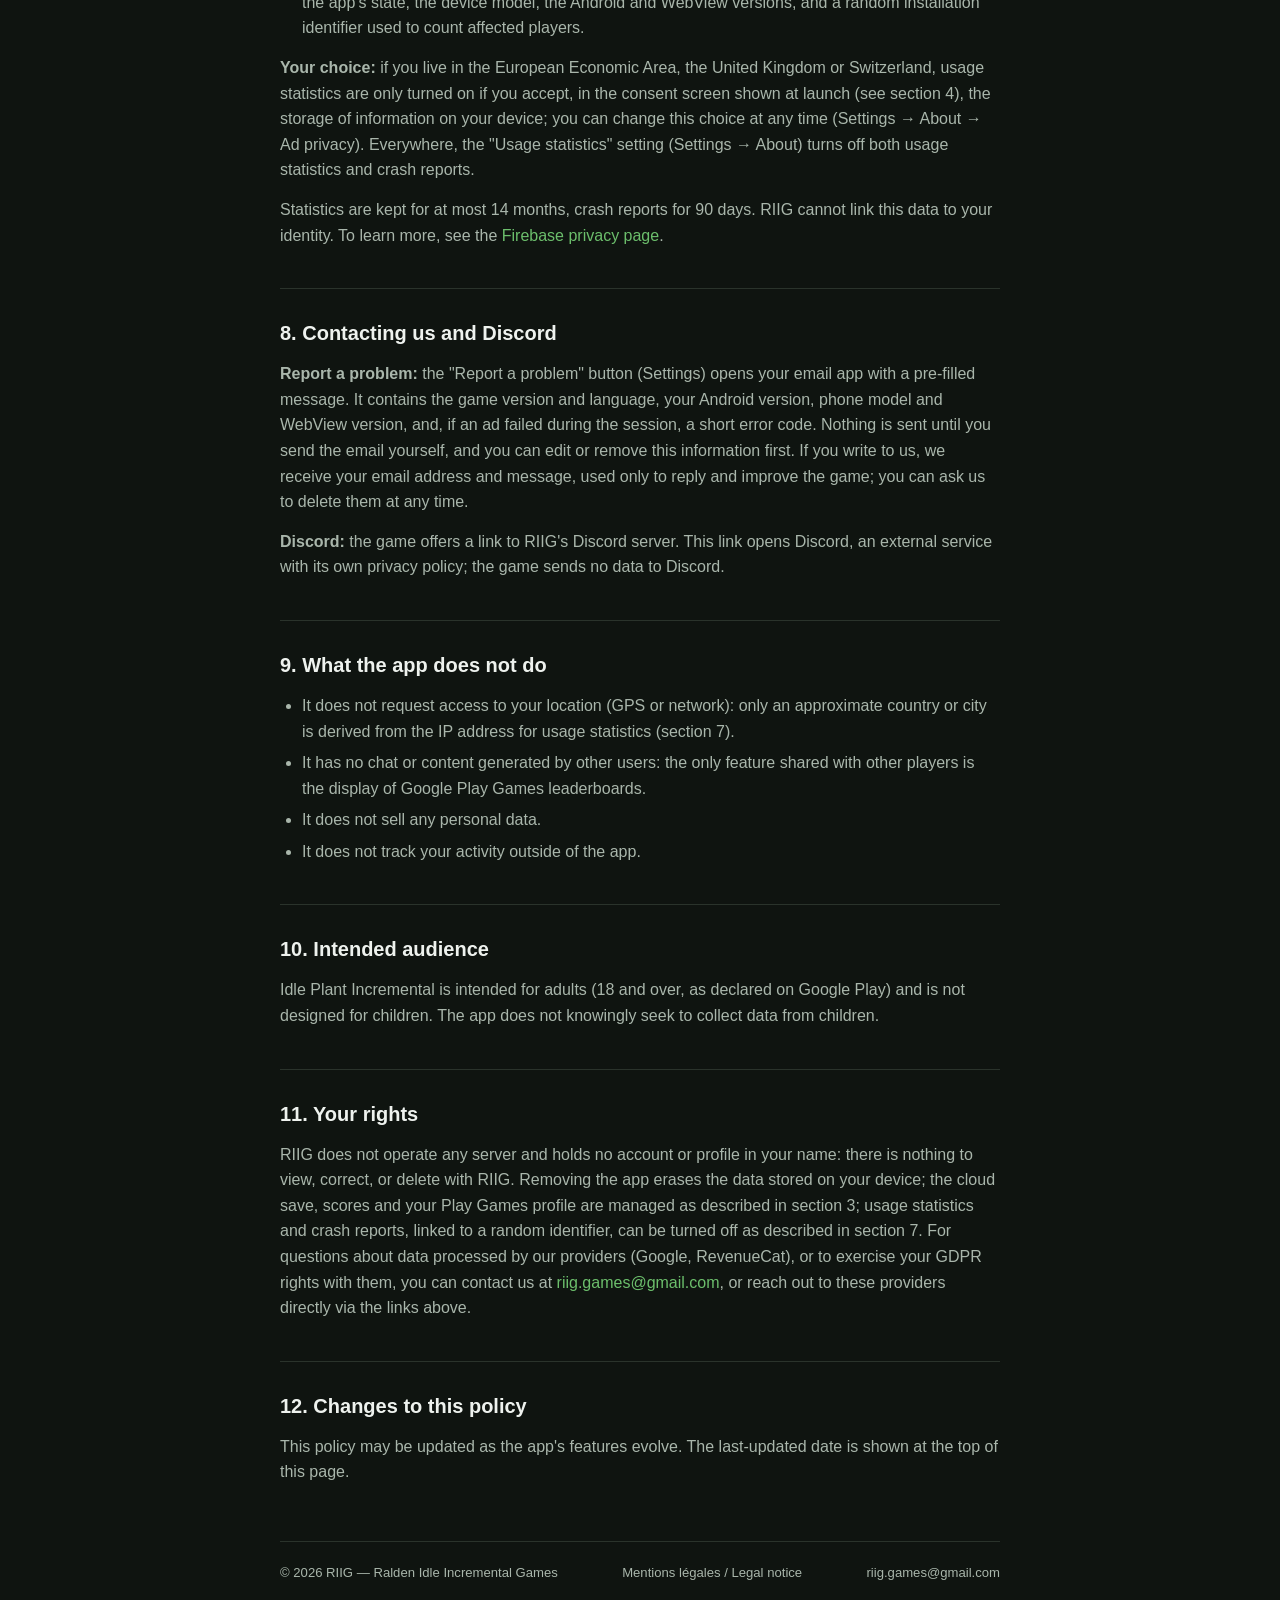
<file: games/idle-plant-incremental/privacy.html>
<!doctype html>
<html lang="fr">
<head>
  <meta charset="utf-8" />
  <meta name="viewport" content="width=device-width, initial-scale=1" />
  <title>Politique de confidentialité — Idle Plant Incremental</title>
  <meta name="description" content="Politique de confidentialité du jeu Idle Plant Incremental, édité par RIIG." />
  <link rel="stylesheet" href="../../assets/style.css" />
</head>
<body
  data-title-fr="Politique de confidentialité — Idle Plant Incremental"
  data-title-en="Privacy Policy — Idle Plant Incremental"
>
  <div class="wrap">
    <header class="site-header">
      <img class="logo" src="../../assets/riig-logo.png" alt="Logo RIIG" />
      <div class="brand">
        <a href="../../">RIIG</a>
        <span class="tagline">Ralden Idle Incremental Games</span>
      </div>
    </header>

    <div class="lang-switch" role="group" aria-label="Langue / Language">
      <span class="lang-switch-icon" aria-hidden="true">🌐</span>
      <button type="button" class="lang-btn" data-lang="fr" aria-label="Français">FR</button>
      <button type="button" class="lang-btn" data-lang="en" aria-label="English">EN</button>
    </div>

    <div data-lang-content="fr">
      <a class="back-link" href="./">&larr; Retour à Idle Plant Incremental</a>

      <h1>Politique de confidentialité</h1>
      <p class="meta">Application : Idle Plant Incremental (<code>com.riiggames.idleplantincremental</code>) — Éditeur : RIIG (Ralden Idle Incremental Games) — Dernière mise à jour : 19 novembre 2026</p>

      <p class="lead">
        Cette politique explique quelles données sont traitées lorsque vous utilisez Idle Plant
        Incremental, et par qui. En résumé : le jeu ne vous demande jamais de créer de compte chez
        RIIG, ne vous demande ni votre nom ni votre e-mail, et RIIG n'exploite aucun serveur. Votre
        progression est enregistrée sur votre appareil et, si vous êtes connecté à Google Play Jeux,
        sauvegardée sur votre propre compte Google. Les seules données qui transitent par des tiers
        proviennent des services Google Play Jeux, de publicité, de paiement, de statistiques d'usage
        et de rapports de plantage décrits ci-dessous.
      </p>

      <h2>1. Qui édite cette application</h2>
      <p>
        Idle Plant Incremental est développé et édité par RIIG (Ralden Idle Incremental Games),
        micro-entreprise individuelle. Pour toute question relative à cette politique ou à vos
        données, vous pouvez écrire à
        <a href="mailto:riig.games@gmail.com">riig.games@gmail.com</a>.
      </p>

      <h2>2. Données de jeu stockées sur votre appareil</h2>
      <p>
        L'application ne propose aucune création de compte chez RIIG et ne collecte aucune
        information d'identification (nom, e-mail, numéro de téléphone...). Toute votre progression
        de jeu (ressources, améliorations, statistiques, réglages) est enregistrée dans le stockage
        local de votre appareil (<em>localStorage</em>). Ces données ne sont jamais transmises à RIIG.
        Si vous n'êtes pas connecté à Google Play Jeux, elles ne quittent jamais votre appareil :
        désinstaller l'application, ou effacer ses données depuis les réglages Android, supprime alors
        définitivement cette progression.
      </p>

      <h2>3. Google Play Jeux (connexion, classements et sauvegarde cloud)</h2>
      <p>
        Le jeu utilise <strong>Google Play Jeux</strong> (Google Play Games Services), un service de
        Google. La connexion se fait automatiquement avec le profil Play Jeux de votre compte Google,
        si vous en avez un et si vous l'acceptez ; le jeu reste entièrement jouable sans connexion.
        Une fois connecté :
      </p>
      <ul>
        <li>
          <strong>Profil Play Jeux :</strong> le jeu accède à votre identifiant de joueur et à votre
          profil Play Jeux (pseudo, avatar) tels que vous les avez définis chez Google. RIIG ne reçoit
          jamais votre adresse e-mail.
        </li>
        <li>
          <strong>Classements :</strong> certains compteurs de votre partie (plantes poussées, ordre de
          grandeur de la science, Symbioses, Faunes attirées, Écosystèmes créés) sont envoyés à Google
          pour apparaître dans les classements, associés à votre profil Play Jeux. Leur visibilité
          auprès des autres joueurs dépend des paramètres de confidentialité de votre profil Play Jeux.
        </li>
        <li>
          <strong>Sauvegarde cloud :</strong> votre progression de jeu est envoyée automatiquement
          (au lancement, après certaines étapes importantes et toutes les 15 minutes de jeu) vers
          l'espace de sauvegarde Google Play Jeux de <strong>votre propre compte Google</strong>. Vous
          pouvez couper cet envoi automatique (Réglages → Sauvegarde → Sauvegarde automatique). Elle
          permet de retrouver votre partie après une réinstallation ou sur un autre appareil. Ces
          données sont stockées par Google ; RIIG n'y a pas accès.
        </li>
      </ul>
      <p>
        Vous pouvez supprimer la sauvegarde cloud depuis le jeu (Réglages → Sauvegarde → Réinitialiser
        la partie, en cochant « Effacer aussi la sauvegarde cloud »), et gérer ou supprimer vos
        données Play Jeux (profil, scores, sauvegardes) depuis l'application Google Play Jeux ou les
        paramètres de votre compte Google. Pour en savoir plus, consultez la
        <a href="https://policies.google.com/privacy" target="_blank" rel="noopener">politique de confidentialité de Google</a>.
      </p>
      <p>
        L'utilisation par RIIG des informations reçues des API Google, ainsi que leur transfert vers
        toute autre application, respecte le
        <a href="https://developers.google.com/terms/api-services-user-data-policy" target="_blank" rel="noopener">Règlement sur les données utilisateur des services d'API Google</a>,
        y compris les exigences d'utilisation limitée (<em>Limited Use</em>). Ces informations servent
        uniquement aux classements et à la sauvegarde cloud décrits ci-dessus : elles ne sont ni
        vendues, ni utilisées à des fins publicitaires, ni transmises à des tiers.
      </p>

      <h2>4. Publicités (Google AdMob)</h2>
      <p>
        L'application propose des publicités vidéo <strong>récompensées et facultatives</strong> :
        elles ne s'affichent jamais automatiquement, uniquement lorsque vous choisissez de les
        regarder en échange d'un bonus en jeu. Ces publicités sont fournies par
        <strong>Google AdMob</strong>. Pour servir ces publicités, AdMob (et les partenaires
        publicitaires de Google) peuvent collecter :
      </p>
      <ul>
        <li>un identifiant publicitaire propre à votre appareil (Advertising ID) ;</li>
        <li>des informations techniques sur votre appareil et votre connexion ;</li>
        <li>si vous y consentez, des données utilisées pour personnaliser les publicités affichées.</li>
      </ul>
      <p>
        Si vous résidez dans l'Espace économique européen, au Royaume-Uni ou en Suisse, un écran de
        consentement vous est présenté avant toute publicité, conformément à la réglementation
        européenne. Vous pouvez à tout moment revenir sur ce choix depuis le jeu (Réglages → À propos
        → Confidentialité des publicités) ou gérer la personnalisation des publicités depuis les
        paramètres de votre appareil Android (Paramètres → Confidentialité → Annonces). Pour en savoir
        plus sur le traitement de vos données par Google, consultez la
        <a href="https://policies.google.com/privacy" target="_blank" rel="noopener">politique de confidentialité de Google</a>
        et la page
        <a href="https://policies.google.com/technologies/ads" target="_blank" rel="noopener">Comment Google utilise les données publicitaires</a>.
      </p>

      <h2>5. Achats intégrés (Google Play Billing / RevenueCat)</h2>
      <p>
        L'application propose des achats intégrés facultatifs (contenus/bonus numériques). Ces achats
        sont exclusivement traités par le système de facturation de <strong>Google Play</strong>, avec
        l'aide de notre prestataire <strong>RevenueCat</strong> pour la gestion et la validation des
        transactions. RIIG ne reçoit et ne stocke jamais vos moyens de paiement (carte bancaire,
        etc.) — ceux-ci sont gérés uniquement par Google Play. RevenueCat traite un identifiant
        anonyme généré par l'application ainsi que les identifiants d'achat et données de transaction
        nécessaires au bon fonctionnement des achats et à leur restauration. Voir la
        <a href="https://www.revenuecat.com/privacy" target="_blank" rel="noopener">politique de confidentialité de RevenueCat</a>.
      </p>

      <h2>6. Notifications, notation et mises à jour</h2>
      <p>
        <strong>Notifications :</strong> si vous les autorisez, le jeu vous envoie des rappels (production
        hors-ligne pleine, Symbiose disponible, bonus quotidien...). Ce sont des notifications
        <strong>locales</strong> : elles sont calculées et programmées sur votre appareil à partir de votre
        partie, sans aucun serveur, et aucune donnée n'est transmise à RIIG ni à un tiers pour les envoyer.
        Vous pouvez les désactiver une par une dans le jeu (Réglages → Notifications), ou toutes à la fois
        dans les paramètres Android.
      </p>
      <p>
        <strong>Notation :</strong> le jeu peut vous proposer de le noter grâce à la fenêtre de notation
        intégrée de Google Play, entièrement gérée par Google. RIIG ne reçoit aucune information sur cette
        fenêtre, ni même si vous avez noté le jeu ; votre note et votre avis éventuels sont publiés sur
        Google Play selon les règles de Google.
      </p>
      <p>
        <strong>Mises à jour :</strong> au lancement, le jeu demande à Google Play si une version plus
        récente existe, et peut alors vous proposer de l'installer. Cette vérification et l'installation
        sont entièrement gérées par Google Play ; RIIG ne reçoit aucune information.
      </p>

      <h2>7. Statistiques d'usage et rapports de plantage (Google Firebase)</h2>
      <p>
        Pour comprendre comment le jeu est utilisé et corriger ses erreurs, l'application utilise deux
        services de Google, qui traitent ces données pour le compte de RIIG :
        <strong>Google Analytics pour Firebase</strong> (statistiques d'usage) et
        <strong>Firebase Crashlytics</strong> (rapports de plantage).
      </p>
      <ul>
        <li>
          <strong>Statistiques d'usage :</strong> des événements de jeu (étapes du tutoriel, déblocages,
          prestiges, publicités regardées ou en échec, ouverture de la boutique et résultat des achats,
          choix de sauvegarde), la durée et la fréquence des sessions, les achats Google Play, ainsi que
          des informations techniques (modèle de l'appareil, version d'Android et de son moteur d'affichage
          WebView, langue, pays ou ville
          approximatifs déduits de l'adresse IP, que Google ne conserve pas). Ces données sont rattachées
          à un identifiant aléatoire propre à cette installation du jeu : elles ne contiennent ni votre
          nom, ni votre e-mail, ni votre compte Google, ni l'identifiant publicitaire de votre appareil,
          et ne servent pas à la publicité. Lorsque ces statistiques sont actives, le service de
          publicité de Google peut aussi y enregistrer des événements techniques liés aux publicités
          (demande ou affichage d'une publicité).
        </li>
        <li>
          <strong>Rapports de plantage :</strong> en cas de plantage ou d'erreur du jeu, un rapport
          technique est envoyé : trace de l'erreur, état de l'application, modèle de l'appareil, versions
          d'Android et de la WebView, et un identifiant aléatoire d'installation qui sert à compter les joueurs touchés.
        </li>
      </ul>
      <p>
        <strong>Votre choix :</strong> si vous résidez dans l'Espace économique européen, au Royaume-Uni
        ou en Suisse, les statistiques d'usage ne sont activées que si vous acceptez, dans l'écran de
        consentement présenté au lancement (voir section 4), le stockage d'informations sur votre
        appareil ; vous pouvez revenir sur ce choix à tout moment (Réglages → À propos → Confidentialité
        des publicités). Partout, le réglage « Statistiques d'usage » (Réglages → À propos) coupe à la
        fois les statistiques d'usage et les rapports de plantage.
      </p>
      <p>
        Les statistiques sont conservées 14 mois au plus, les rapports de plantage 90 jours. RIIG ne
        peut pas relier ces données à votre identité. Pour en savoir plus, consultez la
        <a href="https://firebase.google.com/support/privacy" target="_blank" rel="noopener noreferrer">page
        de confidentialité de Firebase</a>.
      </p>

      <h2>8. Nous contacter et Discord</h2>
      <p>
        <strong>Signaler un problème :</strong> le bouton « Signaler un problème » (Réglages) ouvre votre
        application d'e-mail avec un message prérempli. Il contient la version et la langue du jeu,
        la version d'Android, le modèle de votre téléphone et la version de son moteur d'affichage (WebView), et, si une publicité a échoué pendant la session, un
        court code d'erreur. Rien n'est envoyé tant que vous n'envoyez pas vous-même l'e-mail, et vous
        pouvez modifier ou retirer ces informations avant. Si vous nous écrivez, nous recevons votre
        adresse e-mail et votre message, utilisés uniquement pour vous répondre et améliorer le jeu ; vous
        pouvez demander leur suppression à tout moment.
      </p>
      <p>
        <strong>Discord :</strong> le jeu propose un lien vers le serveur Discord de RIIG. Ce lien ouvre
        Discord, un service externe soumis à sa propre politique de confidentialité ; le jeu ne transmet
        aucune donnée à Discord.
      </p>

      <h2>9. Ce que l'application ne fait pas</h2>
      <ul>
        <li>Elle ne demande pas l'accès à votre localisation (GPS ou réseau) : seuls un pays ou une ville approximatifs sont déduits de l'adresse IP pour les statistiques d'usage (section 7).</li>
        <li>Elle ne propose aucun chat ni contenu généré par d'autres utilisateurs : la seule fonctionnalité partagée avec d'autres joueurs est l'affichage des classements Google Play Jeux.</li>
        <li>Elle ne vend aucune donnée personnelle.</li>
        <li>Elle ne suit pas votre activité en dehors de l'application.</li>
      </ul>

      <h2>10. Public concerné</h2>
      <p>
        Idle Plant Incremental s'adresse à un public adulte (18 ans et plus, tel que déclaré sur Google
        Play) et n'est pas conçu pour les enfants. L'application ne cherche pas à collecter sciemment des
        données auprès d'enfants.
      </p>

      <h2>11. Vos droits</h2>
      <p>
        RIIG n'exploite aucun serveur et ne détient aucun compte ni profil à votre nom : il n'existe rien
        à consulter, corriger ou supprimer chez RIIG. Supprimer l'application efface les données stockées
        sur votre appareil ; la sauvegarde cloud, les scores et votre profil Play Jeux se gèrent comme
        indiqué à la section 3 ; les statistiques d'usage et rapports de plantage, liés à un identifiant
        aléatoire, se coupent comme indiqué à la section 7. Pour toute question concernant les
        données traitées par nos prestataires (Google, RevenueCat), ou pour exercer vos droits RGPD
        les concernant, vous pouvez nous contacter à
        <a href="mailto:riig.games@gmail.com">riig.games@gmail.com</a>, ou vous
        adresser directement à ces prestataires via les liens ci-dessus.
      </p>

      <h2>12. Modifications de cette politique</h2>
      <p>
        Cette politique peut être mise à jour si les fonctionnalités de l'application évoluent. La
        date de dernière mise à jour figure en haut de cette page.
      </p>
    </div>

    <div data-lang-content="en" hidden>
      <a class="back-link" href="./">&larr; Back to Idle Plant Incremental</a>

      <h1>Privacy Policy</h1>
      <p class="meta">App: Idle Plant Incremental (<code>com.riiggames.idleplantincremental</code>) — Publisher: RIIG (Ralden Idle Incremental Games) — Last updated: November 19, 2026</p>

      <p class="lead">
        This policy explains what data is processed when you use Idle Plant Incremental, and by
        whom. In short: the game never asks you to create an account with RIIG, never asks for your
        name or email, and RIIG does not operate any server. Your progress is saved on your device
        and, if you are signed in to Google Play Games, backed up to your own Google account. The only
        data that passes through third parties comes from the Google Play Games, advertising, payment,
        usage statistics and crash reporting services described below.
      </p>

      <h2>1. Who publishes this app</h2>
      <p>
        Idle Plant Incremental is developed and published by RIIG (Ralden Idle Incremental Games),
        a sole proprietorship. For any question about this policy or your data, you can write to
        <a href="mailto:riig.games@gmail.com">riig.games@gmail.com</a>.
      </p>

      <h2>2. Game data stored on your device</h2>
      <p>
        The app does not offer any account creation with RIIG and does not collect any identifying
        information (name, email, phone number...). All of your game progress (resources, upgrades,
        stats, settings) is saved in your device's local storage (<em>localStorage</em>). This data is
        never sent to RIIG. If you are not signed in to Google Play Games, it never leaves your
        device: uninstalling the app, or clearing its data from Android settings, then permanently
        deletes this progress.
      </p>

      <h2>3. Google Play Games (sign-in, leaderboards and cloud save)</h2>
      <p>
        The game uses <strong>Google Play Games</strong> (Google Play Games Services), a Google
        service. Sign-in happens automatically with the Play Games profile of your Google account, if
        you have one and agree to it; the game remains fully playable without signing in. Once signed
        in:
      </p>
      <ul>
        <li>
          <strong>Play Games profile:</strong> the game accesses your player ID and your Play Games
          profile (gamer name, avatar) as you set them up with Google. RIIG never receives your email
          address.
        </li>
        <li>
          <strong>Leaderboards:</strong> some counters from your game (plants grown, order of magnitude
          of science, Symbioses, Wildlife attracted, Ecosystems created) are sent to Google to appear
          on leaderboards, linked to your Play Games profile. Whether other players can see them
          depends on your Play Games profile privacy settings.
        </li>
        <li>
          <strong>Cloud save:</strong> your game progress is uploaded automatically (at launch, after
          some key milestones, and every 15 minutes of play) to the Google Play Games saved-games
          storage of <strong>your own Google account</strong>. You can turn off these automatic uploads
          (Settings → Save → Automatic save). It lets you get your game back after
          reinstalling or on another device. This data is stored by Google; RIIG has no access to it.
        </li>
      </ul>
      <p>
        You can delete the cloud save from the game (Settings → Save → Reset the game, ticking "Also
        delete the cloud save"), and manage or delete your Play Games data (profile, scores, saved
        games) from the Google Play Games app or your Google account settings. To learn more, see
        <a href="https://policies.google.com/privacy" target="_blank" rel="noopener">Google's Privacy Policy</a>.
      </p>
      <p>
        RIIG's use and transfer to any other app of information received from Google APIs will adhere
        to the
        <a href="https://developers.google.com/terms/api-services-user-data-policy" target="_blank" rel="noopener">Google API Services User Data Policy</a>,
        including the Limited Use requirements. This information is used only for the leaderboards and
        cloud save described above: it is never sold, never used for advertising, and never shared with
        third parties.
      </p>

      <h2>4. Advertising (Google AdMob)</h2>
      <p>
        The app offers <strong>rewarded, optional</strong> video ads: they never play automatically,
        only when you choose to watch one in exchange for an in-game bonus. These ads are served by
        <strong>Google AdMob</strong>. To serve these ads, AdMob (and Google's advertising partners)
        may collect:
      </p>
      <ul>
        <li>an advertising identifier specific to your device (Advertising ID);</li>
        <li>technical information about your device and connection;</li>
        <li>if you consent, data used to personalize the ads shown to you.</li>
      </ul>
      <p>
        If you are located in the European Economic Area, the United Kingdom, or Switzerland, a
        consent screen is shown before any ad, in line with European regulation. You can change that
        choice at any time from the game (Settings → About → Ad privacy) or manage ad personalization
        from your Android device settings (Settings → Privacy → Ads). To learn more about how Google
        processes your data, see
        <a href="https://policies.google.com/privacy" target="_blank" rel="noopener">Google's Privacy Policy</a>
        and
        <a href="https://policies.google.com/technologies/ads" target="_blank" rel="noopener">How Google uses advertising data</a>.
      </p>

      <h2>5. In-app purchases (Google Play Billing / RevenueCat)</h2>
      <p>
        The app offers optional in-app purchases (digital content/bonuses). These purchases are
        handled exclusively by <strong>Google Play</strong>'s billing system, with the help of our
        provider <strong>RevenueCat</strong> for managing and validating transactions. RIIG never
        receives or stores your payment details (card numbers, etc.) — these are handled solely by
        Google Play. RevenueCat processes an anonymous identifier generated by the app, along with the
        purchase identifiers and transaction data needed to make purchases and their restoration work.
        See
        <a href="https://www.revenuecat.com/privacy" target="_blank" rel="noopener">RevenueCat's Privacy Policy</a>.
      </p>

      <h2>6. Notifications, rating and updates</h2>
      <p>
        <strong>Notifications:</strong> if you allow them, the game sends you reminders (offline
        production full, Symbiosis available, daily bonus...). These are <strong>local</strong>
        notifications: they are computed and scheduled on your device from your game, with no server
        involved, and no data is sent to RIIG or any third party to deliver them. You can turn them off
        one by one in the game (Settings → Notifications), or all at once in your Android settings.
      </p>
      <p>
        <strong>Rating:</strong> the game may offer to let you rate it through Google Play's built-in
        rating window, which is handled entirely by Google. RIIG receives no information about this
        window, not even whether you rated the game; any rating and review you leave are published on
        Google Play under Google's rules.
      </p>
      <p>
        <strong>Updates:</strong> at launch, the game asks Google Play whether a newer version exists, and
        may then offer to install it. This check and the installation are handled entirely by Google Play;
        RIIG receives no information.
      </p>

      <h2>7. Usage statistics and crash reports (Google Firebase)</h2>
      <p>
        To understand how the game is played and fix its errors, the app uses two Google services, which
        process this data on RIIG's behalf: <strong>Google Analytics for Firebase</strong> (usage
        statistics) and <strong>Firebase Crashlytics</strong> (crash reports).
      </p>
      <ul>
        <li>
          <strong>Usage statistics:</strong> game events (tutorial steps, unlocks, prestiges, ads watched
          or failed, opening the shop and purchase results, save choices), session length and frequency,
          Google Play purchases, and technical information (device model, Android and WebView versions, language,
          approximate country or city derived from the IP address, which Google does not keep). This data
          is linked to a random identifier specific to this installation of the game: it contains neither
          your name, your email, your Google account nor your device's advertising ID, and it is not used
          for advertising. While these statistics are active, Google's advertising service may also record
          technical ad events in them (an ad being requested or shown).
        </li>
        <li>
          <strong>Crash reports:</strong> when the game crashes or hits an error, a technical report is
          sent: the error trace, the app's state, the device model, the Android and WebView versions, and a random
          installation identifier used to count affected players.
        </li>
      </ul>
      <p>
        <strong>Your choice:</strong> if you live in the European Economic Area, the United Kingdom or
        Switzerland, usage statistics are only turned on if you accept, in the consent screen shown at
        launch (see section 4), the storage of information on your device; you can change this choice at
        any time (Settings → About → Ad privacy). Everywhere, the "Usage statistics" setting (Settings →
        About) turns off both usage statistics and crash reports.
      </p>
      <p>
        Statistics are kept for at most 14 months, crash reports for 90 days. RIIG cannot link this data
        to your identity. To learn more, see the
        <a href="https://firebase.google.com/support/privacy" target="_blank" rel="noopener noreferrer">Firebase
        privacy page</a>.
      </p>

      <h2>8. Contacting us and Discord</h2>
      <p>
        <strong>Report a problem:</strong> the "Report a problem" button (Settings) opens your email app
        with a pre-filled message. It contains the game version and language, your Android version, phone model
        and WebView version,
        and, if an ad failed during the session, a short error code. Nothing is sent until you send the
        email yourself, and you can edit or remove this information first. If you write to us, we receive
        your email address and message, used only to reply and improve the game; you can ask us to delete
        them at any time.
      </p>
      <p>
        <strong>Discord:</strong> the game offers a link to RIIG's Discord server. This link opens Discord,
        an external service with its own privacy policy; the game sends no data to Discord.
      </p>

      <h2>9. What the app does not do</h2>
      <ul>
        <li>It does not request access to your location (GPS or network): only an approximate country or city is derived from the IP address for usage statistics (section 7).</li>
        <li>It has no chat or content generated by other users: the only feature shared with other players is the display of Google Play Games leaderboards.</li>
        <li>It does not sell any personal data.</li>
        <li>It does not track your activity outside of the app.</li>
      </ul>

      <h2>10. Intended audience</h2>
      <p>
        Idle Plant Incremental is intended for adults (18 and over, as declared on Google Play) and is not
        designed for children. The app does not knowingly seek to collect data from children.
      </p>

      <h2>11. Your rights</h2>
      <p>
        RIIG does not operate any server and holds no account or profile in your name: there is nothing
        to view, correct, or delete with RIIG. Removing the app erases the data stored on your device;
        the cloud save, scores and your Play Games profile are managed as described in section 3; usage
        statistics and crash reports, linked to a random identifier, can be turned off as described in
        section 7. For
        questions about data processed by our providers (Google, RevenueCat), or to exercise your GDPR
        rights with them, you can contact us at
        <a href="mailto:riig.games@gmail.com">riig.games@gmail.com</a>, or reach
        out to these providers directly via the links above.
      </p>

      <h2>12. Changes to this policy</h2>
      <p>
        This policy may be updated as the app's features evolve. The last-updated date is shown at the
        top of this page.
      </p>
    </div>

    <footer class="site-footer">
      <span>© 2026 RIIG — Ralden Idle Incremental Games</span>
      <a href="../../legal.html">Mentions légales / Legal notice</a>
      <a href="mailto:riig.games@gmail.com">riig.games@gmail.com</a>
    </footer>
  </div>

  <script src="../../assets/lang.js"></script>
</body>
</html>
</file>
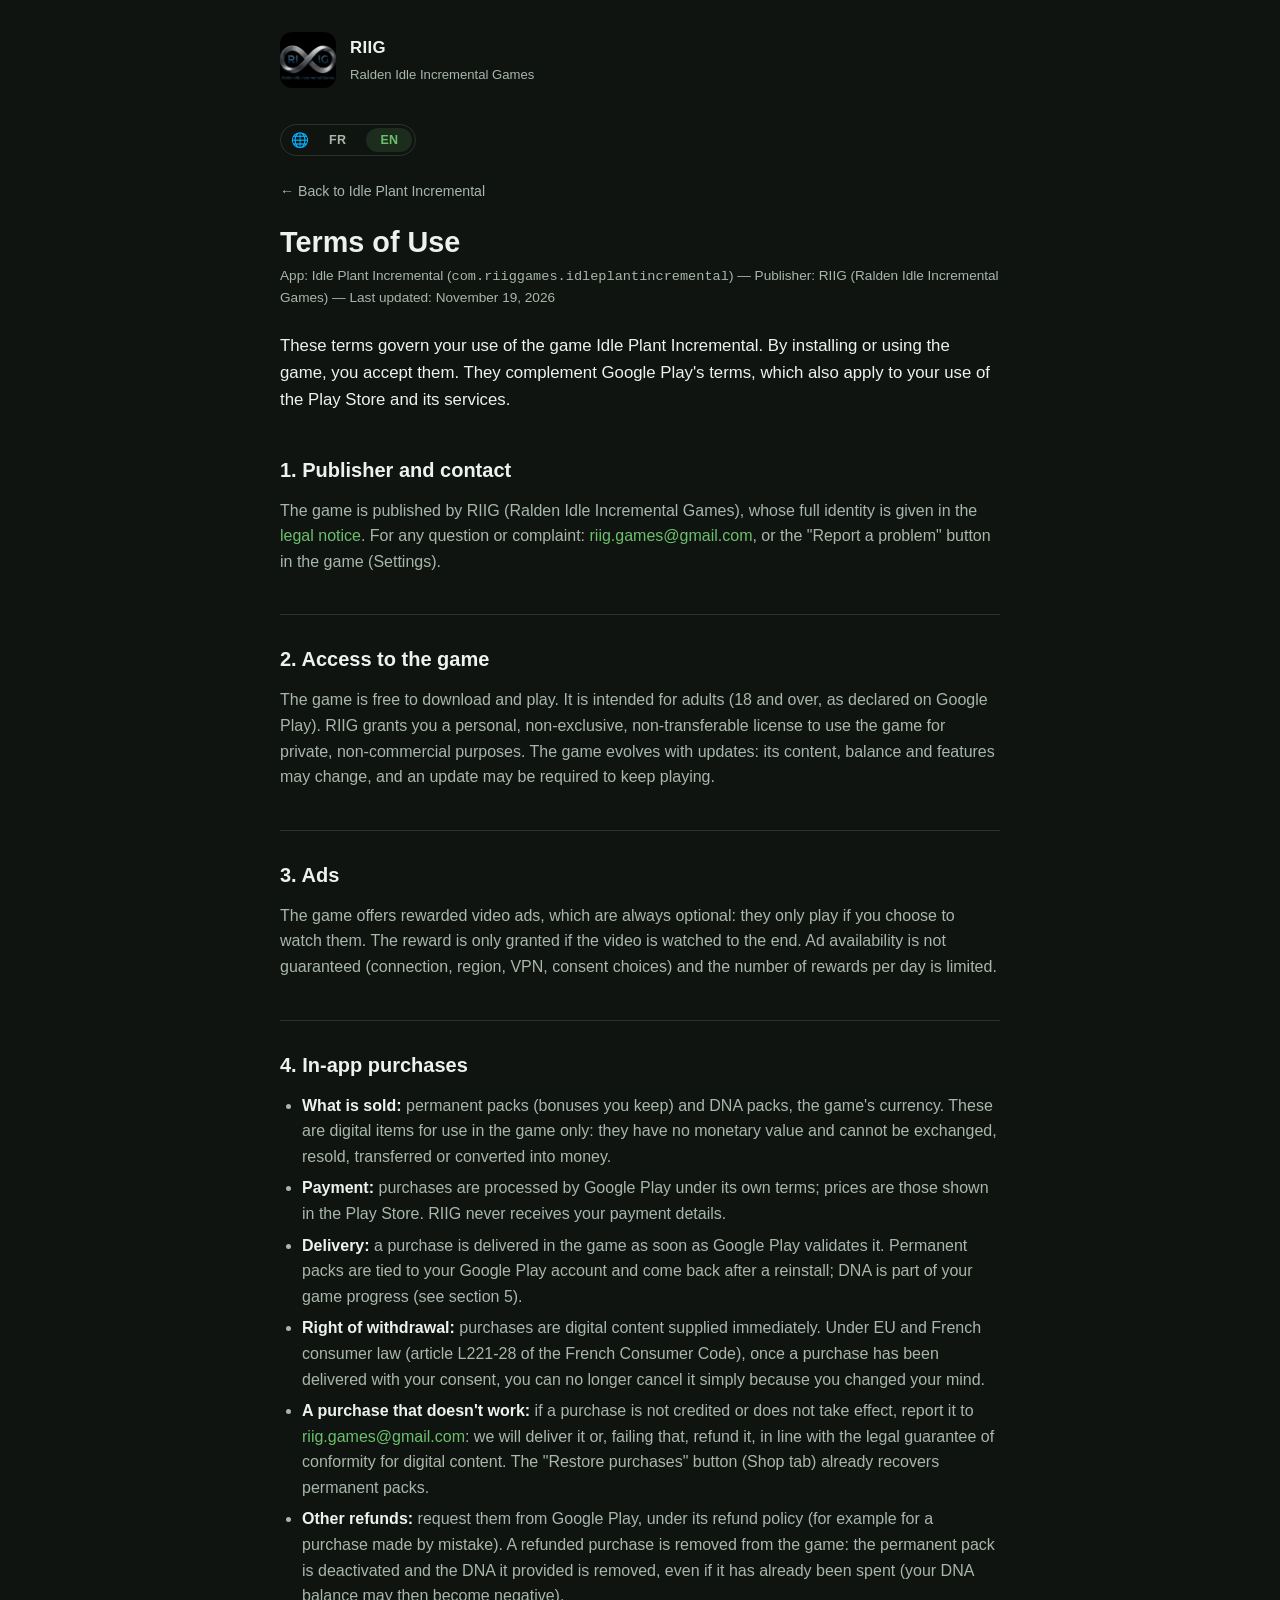
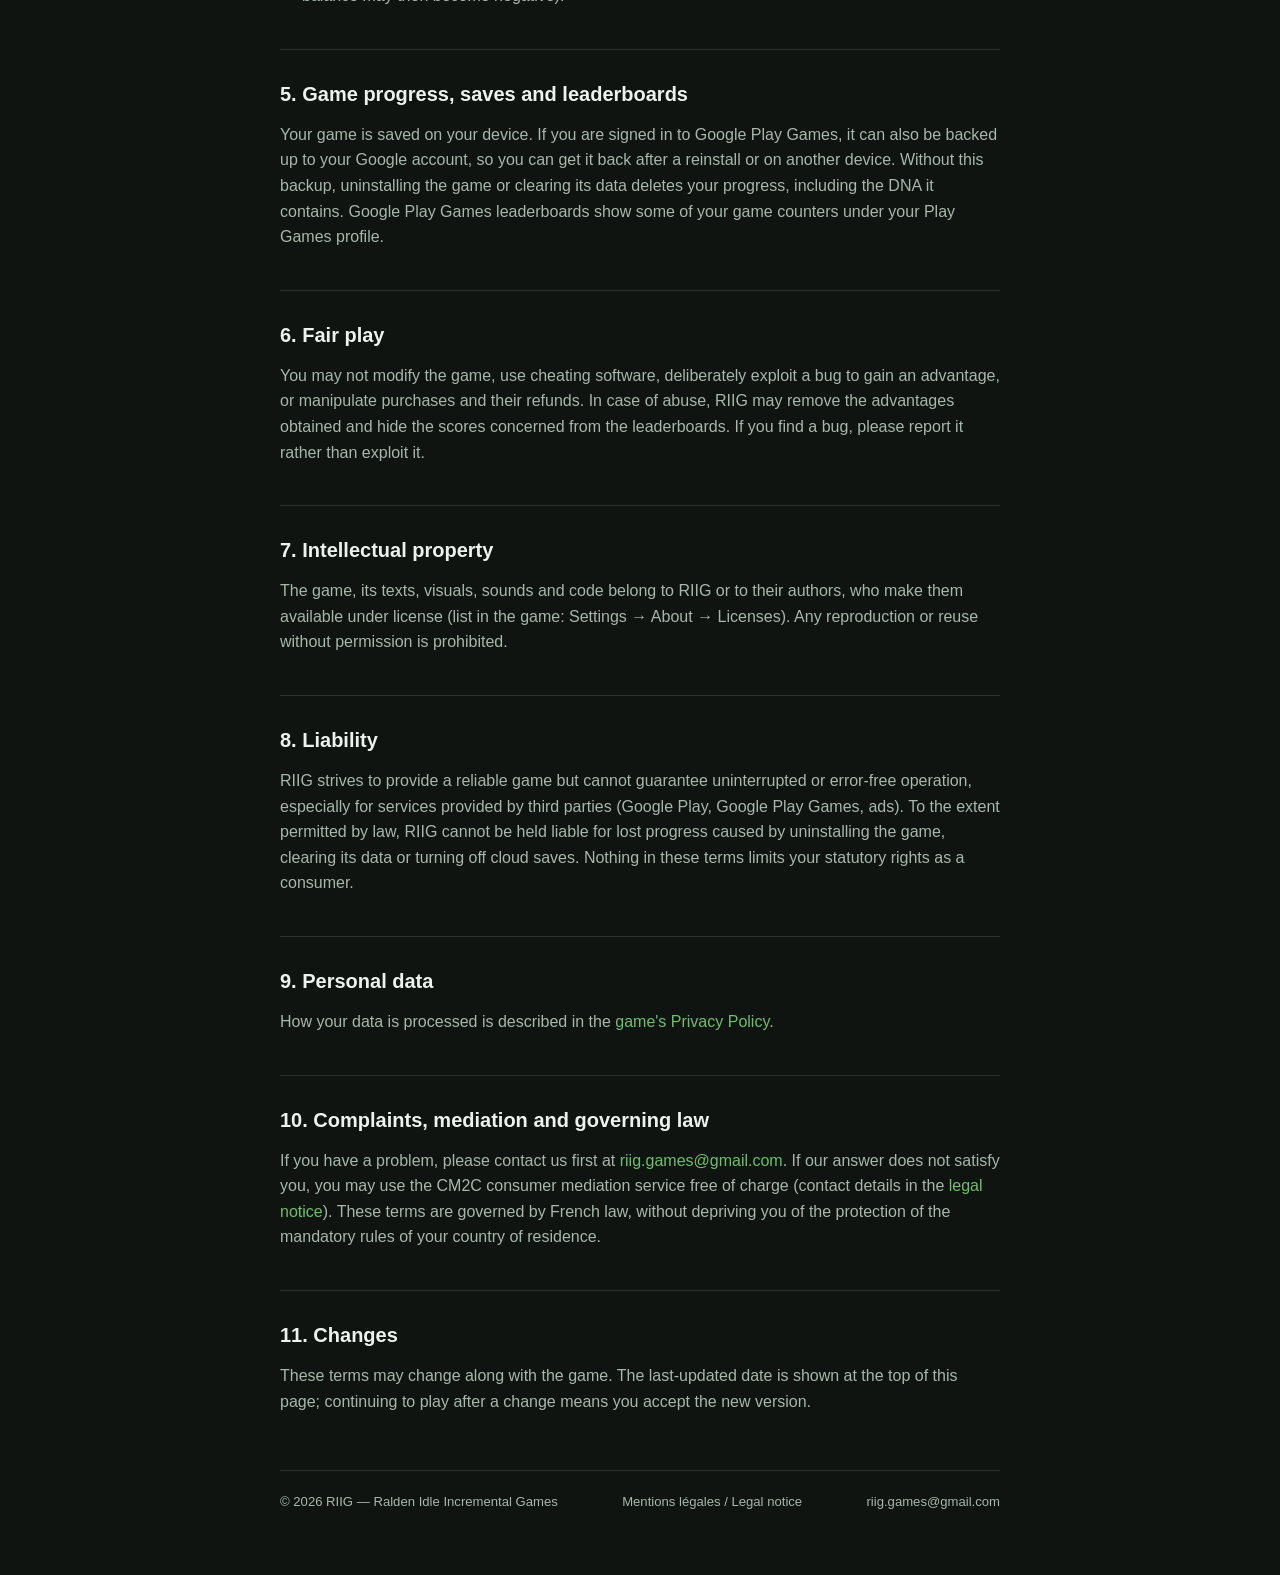
<file: games/idle-plant-incremental/terms.html>
<!doctype html>
<html lang="fr">
<head>
  <meta charset="utf-8" />
  <meta name="viewport" content="width=device-width, initial-scale=1" />
  <title>Conditions d'utilisation — Idle Plant Incremental</title>
  <meta name="description" content="Conditions d'utilisation du jeu Idle Plant Incremental, édité par RIIG." />
  <link rel="stylesheet" href="../../assets/style.css" />
</head>
<body
  data-title-fr="Conditions d'utilisation — Idle Plant Incremental"
  data-title-en="Terms of Use — Idle Plant Incremental"
>
  <div class="wrap">
    <header class="site-header">
      <img class="logo" src="../../assets/riig-logo.png" alt="Logo RIIG" />
      <div class="brand">
        <a href="../../">RIIG</a>
        <span class="tagline">Ralden Idle Incremental Games</span>
      </div>
    </header>

    <div class="lang-switch" role="group" aria-label="Langue / Language">
      <span class="lang-switch-icon" aria-hidden="true">🌐</span>
      <button type="button" class="lang-btn" data-lang="fr" aria-label="Français">FR</button>
      <button type="button" class="lang-btn" data-lang="en" aria-label="English">EN</button>
    </div>

    <div data-lang-content="fr">
      <a class="back-link" href="./">&larr; Retour à Idle Plant Incremental</a>

      <h1>Conditions d'utilisation</h1>
      <p class="meta">Application : Idle Plant Incremental (<code>com.riiggames.idleplantincremental</code>) — Éditeur : RIIG (Ralden Idle Incremental Games) — Dernière mise à jour : 19 novembre 2026</p>

      <p class="lead">
        Ces conditions encadrent l'utilisation du jeu Idle Plant Incremental. En installant ou en utilisant
        le jeu, vous les acceptez. Elles complètent les conditions de Google Play, qui s'appliquent aussi à
        votre utilisation du Play Store et de ses services.
      </p>

      <h2>1. Éditeur et contact</h2>
      <p>
        Le jeu est édité par RIIG (Ralden Idle Incremental Games), dont l'identité complète figure dans les
        <a href="../../legal.html">mentions légales</a>. Pour toute question ou réclamation :
        <a href="mailto:riig.games@gmail.com">riig.games@gmail.com</a>, ou le bouton « Signaler un problème »
        du jeu (Réglages).
      </p>

      <h2>2. Accès au jeu</h2>
      <p>
        Le jeu est gratuit à télécharger et à jouer. Il s'adresse à un public adulte (18 ans et plus, tel que
        déclaré sur Google Play). RIIG vous accorde une licence personnelle, non exclusive et non cessible
        d'utilisation du jeu, pour un usage privé et non commercial. Le jeu évolue au fil des mises à jour :
        son contenu, son équilibrage et ses fonctionnalités peuvent changer, et une mise à jour peut être
        exigée pour continuer à jouer.
      </p>

      <h2>3. Publicités</h2>
      <p>
        Le jeu propose des publicités vidéo récompensées, toujours facultatives : elles ne s'affichent que si
        vous choisissez de les regarder. La récompense n'est accordée que si la vidéo est regardée jusqu'au
        bout. La disponibilité des publicités n'est pas garantie (connexion, région, VPN, choix de
        consentement) et le nombre de récompenses par jour est limité.
      </p>

      <h2>4. Achats intégrés</h2>
      <ul>
        <li>
          <strong>Ce qui est vendu :</strong> des packs permanents (bonus qui restent acquis) et des packs
          d'ADN, la monnaie du jeu. Ce sont des contenus numériques à utiliser dans le jeu uniquement : ils
          n'ont aucune valeur monétaire, ne peuvent être ni échangés, ni revendus, ni transférés, ni
          convertis en argent.
        </li>
        <li>
          <strong>Paiement :</strong> les achats sont traités par Google Play, selon ses propres conditions ;
          les prix affichés sont ceux du Play Store. RIIG ne reçoit jamais vos moyens de paiement.
        </li>
        <li>
          <strong>Livraison :</strong> un achat est livré dans le jeu dès sa validation par Google Play. Les
          packs permanents sont rattachés à votre compte Google Play et reviennent après une réinstallation ;
          l'ADN fait partie de votre partie (voir section 5).
        </li>
        <li>
          <strong>Droit de rétractation :</strong> les achats sont des contenus numériques fournis
          immédiatement. Conformément à l'article L221-28 du Code de la consommation, une fois l'achat livré
          avec votre accord, vous ne pouvez plus l'annuler simplement parce que vous avez changé d'avis.
        </li>
        <li>
          <strong>Achat qui ne fonctionne pas :</strong> si un achat n'est pas crédité ou ne produit pas son
          effet, signalez-le à <a href="mailto:riig.games@gmail.com">riig.games@gmail.com</a> : nous le livrons,
          ou, à défaut, nous le remboursons, conformément à la garantie légale de conformité des contenus
          numériques. Le bouton « Restaurer mes achats » (onglet Achats) récupère déjà les packs permanents.
        </li>
        <li>
          <strong>Autres remboursements :</strong> ils se demandent auprès de Google Play, selon sa politique de
          remboursement (par exemple pour un achat fait par erreur). Un achat remboursé est retiré du jeu : le
          pack permanent est désactivé et l'ADN fourni est retiré, même s'il a déjà été dépensé (le solde d'ADN
          peut alors devenir négatif).
        </li>
      </ul>

      <h2>5. Partie, sauvegarde et classements</h2>
      <p>
        Votre partie est enregistrée sur votre appareil. Si vous êtes connecté à Google Play Jeux, elle peut
        aussi être sauvegardée dans votre compte Google, ce qui permet de la retrouver après une réinstallation
        ou sur un autre appareil. Sans cette sauvegarde, désinstaller le jeu ou effacer ses données supprime
        la partie, y compris l'ADN qu'elle contient. Les classements Google Play Jeux affichent certains
        compteurs de votre partie sous votre profil Play Jeux.
      </p>

      <h2>6. Règles de bonne conduite</h2>
      <p>
        Il est interdit de modifier le jeu, d'utiliser des logiciels de triche, d'exploiter volontairement
        un bug pour obtenir un avantage, ou de manipuler les achats et leurs remboursements. En cas
        d'abus, RIIG peut retirer les avantages obtenus et masquer les scores concernés des classements. Si
        vous trouvez un bug, merci de le signaler plutôt que de l'exploiter.
      </p>

      <h2>7. Propriété intellectuelle</h2>
      <p>
        Le jeu, ses textes, visuels, sons et son code appartiennent à RIIG ou à leurs auteurs, qui les
        mettent à disposition sous licence (liste dans le jeu : Réglages → À propos → Licences). Toute
        reproduction ou réutilisation sans autorisation est interdite.
      </p>

      <h2>8. Responsabilité</h2>
      <p>
        RIIG s'efforce d'offrir un jeu fiable mais ne peut garantir un fonctionnement sans interruption ni
        erreur, notamment pour les services fournis par des tiers (Google Play, Google Play Jeux,
        publicités). Dans les limites permises par la loi, RIIG ne peut être tenu responsable d'une perte de
        progression due à une désinstallation, un effacement des données ou une sauvegarde cloud désactivée.
        Rien dans ces conditions ne limite les droits que vous accorde la loi en tant que consommateur.
      </p>

      <h2>9. Données personnelles</h2>
      <p>
        Le traitement de vos données est décrit dans la
        <a href="privacy.html">politique de confidentialité du jeu</a>.
      </p>

      <h2>10. Réclamations, médiation et droit applicable</h2>
      <p>
        En cas de souci, contactez-nous d'abord à
        <a href="mailto:riig.games@gmail.com">riig.games@gmail.com</a>. À défaut de réponse vous satisfaisant,
        vous pouvez recourir gratuitement au médiateur de la consommation CM2C (coordonnées dans les
        <a href="../../legal.html">mentions légales</a>). Ces conditions sont soumises au droit français, sans
        vous priver de la protection des règles impératives du pays où vous résidez.
      </p>

      <h2>11. Modifications</h2>
      <p>
        Ces conditions peuvent évoluer avec le jeu. La date de dernière mise à jour figure en haut de cette
        page ; continuer à jouer après une modification vaut acceptation de la nouvelle version.
      </p>
    </div>

    <div data-lang-content="en" hidden>
      <a class="back-link" href="./">&larr; Back to Idle Plant Incremental</a>

      <h1>Terms of Use</h1>
      <p class="meta">App: Idle Plant Incremental (<code>com.riiggames.idleplantincremental</code>) — Publisher: RIIG (Ralden Idle Incremental Games) — Last updated: November 19, 2026</p>

      <p class="lead">
        These terms govern your use of the game Idle Plant Incremental. By installing or using the game, you
        accept them. They complement Google Play's terms, which also apply to your use of the Play Store and
        its services.
      </p>

      <h2>1. Publisher and contact</h2>
      <p>
        The game is published by RIIG (Ralden Idle Incremental Games), whose full identity is given in the
        <a href="../../legal.html">legal notice</a>. For any question or complaint:
        <a href="mailto:riig.games@gmail.com">riig.games@gmail.com</a>, or the "Report a problem" button in
        the game (Settings).
      </p>

      <h2>2. Access to the game</h2>
      <p>
        The game is free to download and play. It is intended for adults (18 and over, as declared on Google
        Play). RIIG grants you a personal, non-exclusive, non-transferable license to use the game for
        private, non-commercial purposes. The game evolves with updates: its content, balance and features
        may change, and an update may be required to keep playing.
      </p>

      <h2>3. Ads</h2>
      <p>
        The game offers rewarded video ads, which are always optional: they only play if you choose to watch
        them. The reward is only granted if the video is watched to the end. Ad availability is not
        guaranteed (connection, region, VPN, consent choices) and the number of rewards per day is limited.
      </p>

      <h2>4. In-app purchases</h2>
      <ul>
        <li>
          <strong>What is sold:</strong> permanent packs (bonuses you keep) and DNA packs, the game's
          currency. These are digital items for use in the game only: they have no monetary value and cannot
          be exchanged, resold, transferred or converted into money.
        </li>
        <li>
          <strong>Payment:</strong> purchases are processed by Google Play under its own terms; prices are
          those shown in the Play Store. RIIG never receives your payment details.
        </li>
        <li>
          <strong>Delivery:</strong> a purchase is delivered in the game as soon as Google Play validates it.
          Permanent packs are tied to your Google Play account and come back after a reinstall; DNA is part of
          your game progress (see section 5).
        </li>
        <li>
          <strong>Right of withdrawal:</strong> purchases are digital content supplied immediately. Under EU
          and French consumer law (article L221-28 of the French Consumer Code), once a purchase has been
          delivered with your consent, you can no longer cancel it simply because you changed your mind.
        </li>
        <li>
          <strong>A purchase that doesn't work:</strong> if a purchase is not credited or does not take effect,
          report it to <a href="mailto:riig.games@gmail.com">riig.games@gmail.com</a>: we will deliver it or,
          failing that, refund it, in line with the legal guarantee of conformity for digital content. The
          "Restore purchases" button (Shop tab) already recovers permanent packs.
        </li>
        <li>
          <strong>Other refunds:</strong> request them from Google Play, under its refund policy (for example
          for a purchase made by mistake). A refunded purchase is removed from the game: the permanent pack is
          deactivated and the DNA it provided is removed, even if it has already been spent (your DNA balance
          may then become negative).
        </li>
      </ul>

      <h2>5. Game progress, saves and leaderboards</h2>
      <p>
        Your game is saved on your device. If you are signed in to Google Play Games, it can also be backed up
        to your Google account, so you can get it back after a reinstall or on another device. Without this
        backup, uninstalling the game or clearing its data deletes your progress, including the DNA it
        contains. Google Play Games leaderboards show some of your game counters under your Play Games
        profile.
      </p>

      <h2>6. Fair play</h2>
      <p>
        You may not modify the game, use cheating software, deliberately exploit a bug to gain an advantage,
        or manipulate purchases and their refunds. In case of abuse, RIIG may remove the advantages obtained
        and hide the scores concerned from the leaderboards. If you find a bug, please report it rather than
        exploit it.
      </p>

      <h2>7. Intellectual property</h2>
      <p>
        The game, its texts, visuals, sounds and code belong to RIIG or to their authors, who make them
        available under license (list in the game: Settings → About → Licenses). Any reproduction or reuse
        without permission is prohibited.
      </p>

      <h2>8. Liability</h2>
      <p>
        RIIG strives to provide a reliable game but cannot guarantee uninterrupted or error-free operation,
        especially for services provided by third parties (Google Play, Google Play Games, ads). To the extent
        permitted by law, RIIG cannot be held liable for lost progress caused by uninstalling the game,
        clearing its data or turning off cloud saves. Nothing in these terms limits your statutory rights as a
        consumer.
      </p>

      <h2>9. Personal data</h2>
      <p>
        How your data is processed is described in the
        <a href="privacy.html">game's Privacy Policy</a>.
      </p>

      <h2>10. Complaints, mediation and governing law</h2>
      <p>
        If you have a problem, please contact us first at
        <a href="mailto:riig.games@gmail.com">riig.games@gmail.com</a>. If our answer does not satisfy you, you
        may use the CM2C consumer mediation service free of charge (contact details in the
        <a href="../../legal.html">legal notice</a>). These terms are governed by French law, without depriving
        you of the protection of the mandatory rules of your country of residence.
      </p>

      <h2>11. Changes</h2>
      <p>
        These terms may change along with the game. The last-updated date is shown at the top of this page;
        continuing to play after a change means you accept the new version.
      </p>
    </div>

    <footer class="site-footer">
      <span>© 2026 RIIG — Ralden Idle Incremental Games</span>
      <a href="../../legal.html">Mentions légales / Legal notice</a>
      <a href="mailto:riig.games@gmail.com">riig.games@gmail.com</a>
    </footer>
  </div>

  <script src="../../assets/lang.js"></script>
</body>
</html>
</file>
<file: assets/style.css>
:root {
  --bg: #0f1410;
  --surface: #171d18;
  --surface-2: #1e261f;
  --border: #2a332b;
  --text: #eef2ee;
  --text-dim: #a9b6ab;
  --accent: #6cbf6c;
  --accent-dark: #4a9a4a;
  --accent-soft: rgba(108, 191, 108, 0.14);
  --radius: 14px;
  --max-width: 760px;
}

* {
  box-sizing: border-box;
}

html {
  color-scheme: dark;
}

body {
  margin: 0;
  background: var(--bg);
  color: var(--text);
  font-family:
    -apple-system, BlinkMacSystemFont, 'Segoe UI', Roboto, Helvetica, Arial, sans-serif;
  line-height: 1.6;
  -webkit-text-size-adjust: 100%;
}

.wrap {
  max-width: var(--max-width);
  margin: 0 auto;
  padding: 32px 20px 64px;
}

a {
  color: var(--accent);
  text-decoration: none;
}

a:hover,
a:focus-visible {
  text-decoration: underline;
}

header.site-header {
  display: flex;
  align-items: center;
  gap: 14px;
  margin-bottom: 36px;
}

header.site-header img.logo {
  width: 56px;
  height: 56px;
  border-radius: 12px;
  object-fit: cover;
  flex-shrink: 0;
}

header.site-header .brand {
  display: flex;
  flex-direction: column;
  gap: 2px;
}

header.site-header .brand a {
  color: var(--text);
  font-weight: 700;
  font-size: 1.05rem;
  letter-spacing: 0.02em;
}

header.site-header .brand span.tagline {
  color: var(--text-dim);
  font-size: 0.82rem;
}

h1 {
  font-size: 1.8rem;
  line-height: 1.25;
  margin: 0 0 10px;
}

h2 {
  font-size: 1.25rem;
  margin: 40px 0 12px;
  border-top: 1px solid var(--border);
  padding-top: 28px;
}

h2:first-of-type {
  border-top: none;
  padding-top: 0;
}

h3 {
  font-size: 1.02rem;
  margin: 20px 0 6px;
  color: var(--text);
}

p {
  margin: 0 0 14px;
  color: var(--text-dim);
}

p.lead {
  color: var(--text);
  font-size: 1.05rem;
}

ul,
ol {
  color: var(--text-dim);
  padding-left: 22px;
  margin: 0 0 14px;
}

li {
  margin-bottom: 6px;
}

li strong {
  color: var(--text);
}

.badge {
  display: inline-block;
  background: var(--accent-soft);
  color: var(--accent);
  border: 1px solid rgba(108, 191, 108, 0.35);
  border-radius: 999px;
  padding: 3px 12px;
  font-size: 0.78rem;
  font-weight: 600;
  letter-spacing: 0.02em;
}

.card {
  background: var(--surface);
  border: 1px solid var(--border);
  border-radius: var(--radius);
  padding: 20px 22px;
  margin-bottom: 16px;
}

.card-link {
  display: flex;
  align-items: center;
  gap: 16px;
  background: var(--surface);
  border: 1px solid var(--border);
  border-radius: var(--radius);
  padding: 16px 18px;
  margin-bottom: 14px;
  transition: border-color 0.15s ease, background 0.15s ease;
}

.card-link:hover,
.card-link:focus-visible {
  border-color: var(--accent-dark);
  background: var(--surface-2);
  text-decoration: none;
}

.card-link img.icon {
  width: 52px;
  height: 52px;
  border-radius: 12px;
  object-fit: cover;
  flex-shrink: 0;
}

.card-link .info {
  display: flex;
  flex-direction: column;
  gap: 4px;
  min-width: 0;
}

.card-link .info .name {
  color: var(--text);
  font-weight: 700;
  font-size: 1.02rem;
}

.card-link .info .desc {
  color: var(--text-dim);
  font-size: 0.88rem;
}

.game-hero {
  display: flex;
  align-items: center;
  gap: 18px;
  margin-bottom: 8px;
}

.game-hero img.icon {
  width: 84px;
  height: 84px;
  border-radius: 18px;
  object-fit: cover;
  flex-shrink: 0;
  border: 1px solid var(--border);
}

.links-row {
  display: flex;
  flex-wrap: wrap;
  gap: 10px;
  margin: 18px 0 28px;
}

.links-row a {
  display: inline-flex;
  align-items: center;
  gap: 6px;
  background: var(--surface);
  border: 1px solid var(--border);
  border-radius: 10px;
  padding: 9px 14px;
  font-size: 0.9rem;
  font-weight: 600;
  color: var(--text);
}

.links-row a:hover,
.links-row a:focus-visible {
  border-color: var(--accent-dark);
  text-decoration: none;
  color: var(--accent);
}

.links-row span.disabled-item {
  display: inline-flex;
  align-items: center;
  gap: 6px;
  background: var(--surface);
  border: 1px solid var(--border);
  border-radius: 10px;
  padding: 9px 14px;
  font-size: 0.9rem;
  font-weight: 600;
  color: var(--text-dim);
  opacity: 0.7;
}

.meta {
  color: var(--text-dim);
  font-size: 0.85rem;
  margin: -6px 0 24px;
}

footer.site-footer {
  margin-top: 56px;
  padding-top: 20px;
  border-top: 1px solid var(--border);
  color: var(--text-dim);
  font-size: 0.82rem;
  display: flex;
  flex-wrap: wrap;
  justify-content: space-between;
  gap: 8px;
}

footer.site-footer a {
  color: var(--text-dim);
}

.back-link {
  display: inline-block;
  margin-bottom: 22px;
  color: var(--text-dim);
  font-size: 0.88rem;
}

.back-link:hover {
  color: var(--accent);
}

address {
  font-style: normal;
}

/* Sélecteur de langue FR/EN — un petit globe 🌐 devant précise que c'est bien un
   sélecteur de LANGUE (retour utilisateur explicite : les seules initiales "FR"/"EN"
   sans rien autour ne le rendaient pas assez clair). Réutilisable par toute future
   page bilingue du site. */
.lang-switch {
  display: inline-flex;
  align-items: center;
  gap: 6px;
  border: 1px solid var(--border);
  border-radius: 999px;
  padding: 3px 3px 3px 10px;
  margin-bottom: 22px;
}

.lang-switch-icon {
  font-size: 0.9rem;
  line-height: 1;
  color: var(--text-dim);
}

.lang-btn {
  appearance: none;
  border: none;
  background: transparent;
  color: var(--text-dim);
  font-family: inherit;
  font-size: 0.78rem;
  font-weight: 700;
  letter-spacing: 0.03em;
  padding: 5px 14px;
  border-radius: 999px;
  cursor: pointer;
}

.lang-btn:hover,
.lang-btn:focus-visible {
  color: var(--text);
}

.lang-btn[aria-pressed='true'] {
  background: var(--accent-soft);
  color: var(--accent);
}

[data-lang-content][hidden] {
  display: none;
}
</file>
